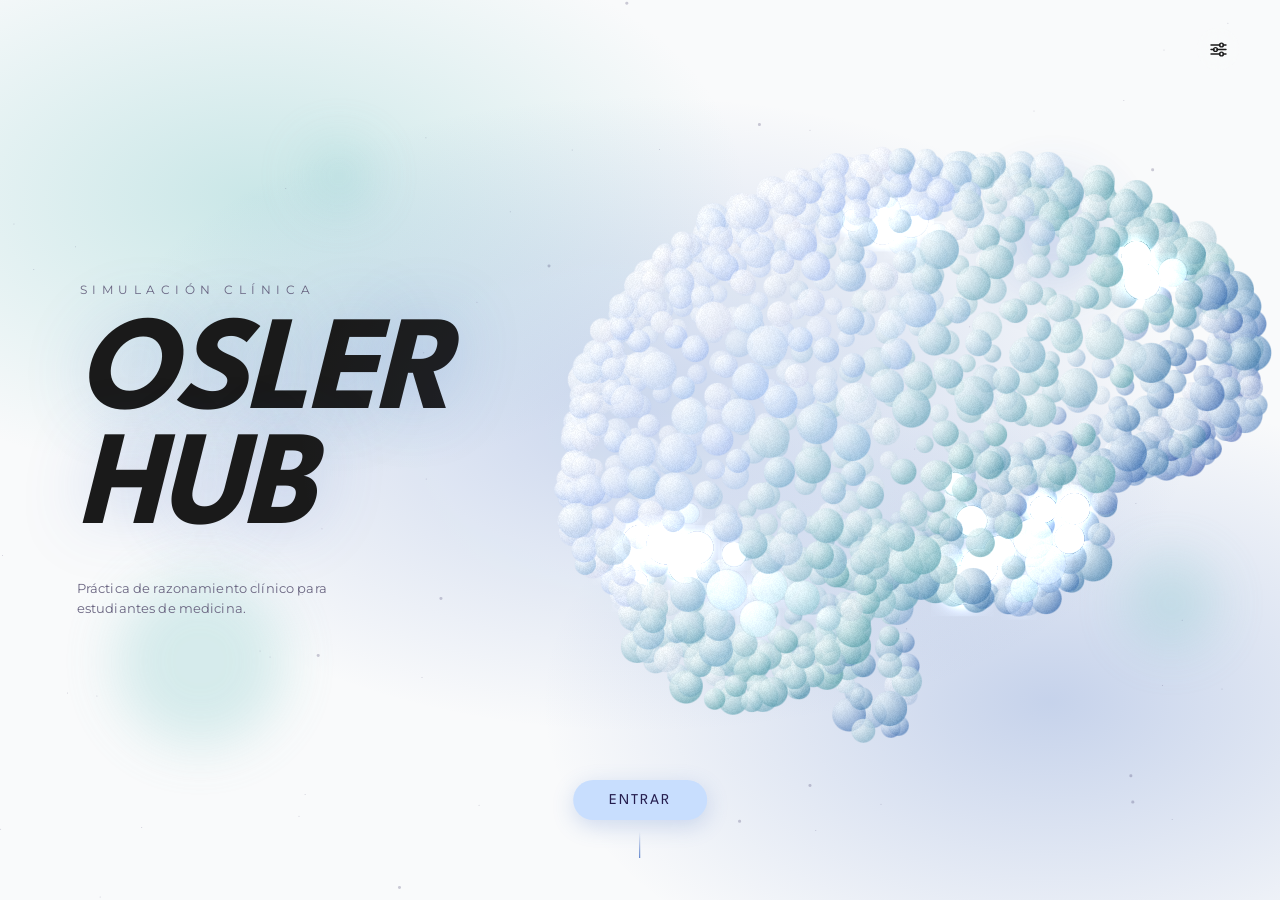
<file: index.html>
<!DOCTYPE html>
<html lang="es" data-theme="light">
<head>
<meta charset="utf-8">
<meta name="viewport" content="width=device-width, initial-scale=1, viewport-fit=cover">
<title>Taller</title>
<meta name="description" content="Taller — pieza interactiva continua.">
<link rel="stylesheet" href="taller.css">
<style>
/* ═══════════════════════════════════════════════════════════
   EL DECK — deliberadamente invisible.

   No hay barra, ni flechas, ni contador. La navegación vive
   DENTRO de las láminas: el corazón invita a entrar, el índice
   lleva a las secciones, cada libro abre su frente. Lo único que
   hace este archivo es sostener las láminas y coserlas: le pide
   a una que se vaya, espera a que termine su propia salida, y
   descubre la siguiente por debajo. Si el corte no se nota,
   está haciendo bien su trabajo.
   ═══════════════════════════════════════════════════════════ */

*{box-sizing:border-box}
html,body{height:100%}
body{
  margin:0;
  background:var(--papel);
  color:var(--tinta);
  font-family:var(--texto);
  overflow:hidden;
}

#escenario{position:fixed;inset:0;overflow:hidden;background:var(--papel)}

.lamina{
  position:absolute;inset:0;
  opacity:0;pointer-events:none;
  transition:opacity .5s ease;
}
.lamina.activa{opacity:1;pointer-events:auto;z-index:2}
.lamina iframe{
  position:absolute;inset:0;width:100%;height:100%;
  border:0;display:block;background:transparent;
}

/* El velo cubre el hueco entre que una lámina termina de irse y la
   otra está lista. Todas las láminas son claras, así que el velo es
   del mismo papel: en la práctica no se ve. */
#velo{
  position:fixed;inset:0;z-index:10;pointer-events:none;
  background:var(--papel);
  opacity:0;transition:opacity .34s ease;
}
#velo.puesto{opacity:1;pointer-events:auto}

#pulso{
  position:fixed;left:50%;top:50%;z-index:11;
  transform:translate(-50%,-50%);
  width:38px;height:38px;border-radius:50%;
  border:1.5px solid transparent;border-top-color:var(--aqua);
  opacity:0;transition:opacity .3s ease;
  animation:girar 1s linear infinite;
}
#velo.puesto.tarda ~ #pulso{opacity:1}
@keyframes girar{to{transform:translate(-50%,-50%) rotate(360deg)}}

@media (prefers-reduced-motion:reduce){
  .lamina,#velo{transition-duration:.001ms}
  #pulso{animation:none}
}
</style>
</head>
<body>

<div id="escenario"></div>
<div id="velo"></div>
<div id="pulso" aria-hidden="true"></div>

<script>
(() => {
"use strict";

/* ═══════════════════════════════════════════════════════════
   1 · EL MAPA
   No es una lista ordenada: es un grafo. `cerca` son las láminas
   que se precargan al llegar a esta, para que el salto siguiente
   no tenga que esperar a que nazca un iframe.
   ═══════════════════════════════════════════════════════════ */
const MAPA = {
  soma:       { src:"Slides/soma-hero.html",         cerca:["indice"] },
  // El guion, en orden: contexto, problema, investigacion, journey, timeline.
  // Cada una precarga la siguiente, que es el salto que de verdad se hace al
  // presentar; el indice queda siempre a un paso.
  contexto:     { src:"presentacion/contexto.html",     cerca:["problema"] },
  problema:     { src:"presentacion/problema.html",     cerca:["investigacion"] },
  // La investigación se cuenta en el estante: cada frente es una carpeta que
  // se abre. La lámina plana de antes queda en presentacion/investigacion.html,
  // fuera del recorrido.
  investigacion:{ src:"slides 2/index.html",            cerca:["journey"] },
  journey:      { src:"presentacion/journey.html",      cerca:["timeline"] },
  timeline:     { src:"presentacion/timeline.html",     cerca:["indice"] },
  // El índice ya carga sus secciones para previsualizarlas: precargarlas
  // otra vez aquí sería arrancar cada motor por duplicado.
  indice:     { src:"slides 2/page3.html",           cerca:[] },
  cinetica:   { src:"slides 2/page2.html",           cerca:["indice"] }
};
const INICIO = "soma";

/* Cuánto se le concede a una lámina para irse antes de seguir sin ella. */
const PACIENCIA = 2000;

/* ═══════════════════════════════════════════════════════════
   2 · MONTAJE
   ═══════════════════════════════════════════════════════════ */
const escenario = document.getElementById("escenario");
const velo = document.getElementById("velo");

const vivas = new Map();   // id -> { lam, marco, listo, esperandoCarga }

function montar(id){
  if (vivas.has(id)) return vivas.get(id);
  const def = MAPA[id];
  if (!def) return null;

  const lam = document.createElement("div");
  lam.className = "lamina";

  const marco = document.createElement("iframe");
  marco.title = id;
  marco.setAttribute("allow", "fullscreen; xr-spatial-tracking; accelerometer; gyroscope");
  marco.src = encodeURI(def.src);
  lam.appendChild(marco);
  escenario.appendChild(lam);

  const ficha = { id, lam, marco, listo:false, avisos:[] };
  marco.addEventListener("load", () => {
    ficha.listo = true;
    ficha.avisos.splice(0).forEach(f => f());
  });

  vivas.set(id, ficha);
  return ficha;
}

function cuandoCargue(ficha){
  if (ficha.listo) return Promise.resolve();
  return new Promise(res => {
    ficha.avisos.push(res);
    setTimeout(res, 6000);        // una lámina rota no bloquea el deck
  });
}

function precargar(id){
  const def = MAPA[id];
  if (!def || !def.cerca) return;
  const lanzar = () => def.cerca.forEach(montar);
  if ("requestIdleCallback" in window) requestIdleCallback(lanzar, { timeout:2500 });
  else setTimeout(lanzar, 1200);
}

/* ═══════════════════════════════════════════════════════════
   3 · MENSAJES
   El único canal con las láminas. postMessage funciona igual
   servido por http:// que abierto a doble clic, que es
   justamente lo que no conseguía el acceso directo al iframe.
   ═══════════════════════════════════════════════════════════ */
let vale = 0;
const salidasPendientes = new Map();

function quienEs(origen){
  for (const ficha of vivas.values()){
    if (ficha.marco.contentWindow === origen) return ficha;
  }
  return null;
}

function ordenar(ficha, orden, datos){
  if (!ficha) return;
  try { ficha.marco.contentWindow.postMessage(Object.assign({ taller:"orden", orden }, datos), "*"); }
  catch (_) {}
}

window.addEventListener("message", e => {
  const d = e.data;
  if (!d || typeof d !== "object" || !d.taller) return;
  const de = quienEs(e.source);

  if (d.taller === "ir"){
    ir(d.destino, { extra:d.extra, desde:de && de.id });

  } else if (d.taller === "volver"){
    volver();

  } else if (d.taller === "salida-lista"){
    const res = salidasPendientes.get(d.vale);
    if (res){ salidasPendientes.delete(d.vale); res(); }
  }
});

function pedirSalida(ficha, hacia){
  if (!ficha || !ficha.listo) return Promise.resolve();
  const v = ++vale;
  return new Promise(res => {
    let hecho = false;
    const fin = () => { if (!hecho){ hecho = true; res(); } };
    salidasPendientes.set(v, fin);
    ordenar(ficha, "salir", { hacia, vale:v });
    setTimeout(() => { salidasPendientes.delete(v); fin(); }, PACIENCIA);
  });
}

/* ═══════════════════════════════════════════════════════════
   4 · NAVEGACIÓN
   ═══════════════════════════════════════════════════════════ */
let actual = null;
let ocupado = false;
const pila = [];

async function ir(destino, opciones){
  opciones = opciones || {};
  if (ocupado || !MAPA[destino] || destino === actual) return;
  ocupado = true;

  const siguiente = montar(destino);
  const previa = actual ? vivas.get(actual) : null;

  // La lámina que se va y el iframe que nace corren a la vez: para
  // cuando termina la coreografía, la siguiente suele estar lista.
  const [ , ] = await Promise.all([
    pedirSalida(previa, destino),
    cuandoCargue(siguiente)
  ]);

  if (!siguiente.listo){
    velo.classList.add("puesto", "tarda");
    await cuandoCargue(siguiente);
  }

  siguiente.lam.classList.add("activa");
  if (previa) previa.lam.classList.remove("activa");
  velo.classList.remove("puesto", "tarda");

  const antes = actual;
  actual = destino;
  if (!opciones.retroceso && antes) pila.push(antes);
  if (location.hash.slice(1) !== destino) location.hash = destino;

  ordenar(siguiente, "entrar", {
    id: destino,
    desde: opciones.desde || antes || null,
    extra: opciones.extra || null
  });

  precargar(destino);
  ocupado = false;
}

function volver(){
  const previo = pila.pop();
  if (previo) ir(previo, { retroceso:true });
}

window.addEventListener("keydown", e => {
  if (e.key === "Escape" || e.key === "Backspace"){ volver(); e.preventDefault(); }
});

window.addEventListener("hashchange", () => {
  const id = location.hash.slice(1);
  if (MAPA[id] && id !== actual) ir(id);
});

/* ═══════════════════════════════════════════════════════════
   5 · ARRANQUE
   ═══════════════════════════════════════════════════════════ */
const pedido = location.hash.slice(1);
ir(MAPA[pedido] ? pedido : INICIO);
})();
</script>
</body>
</html>
</file>
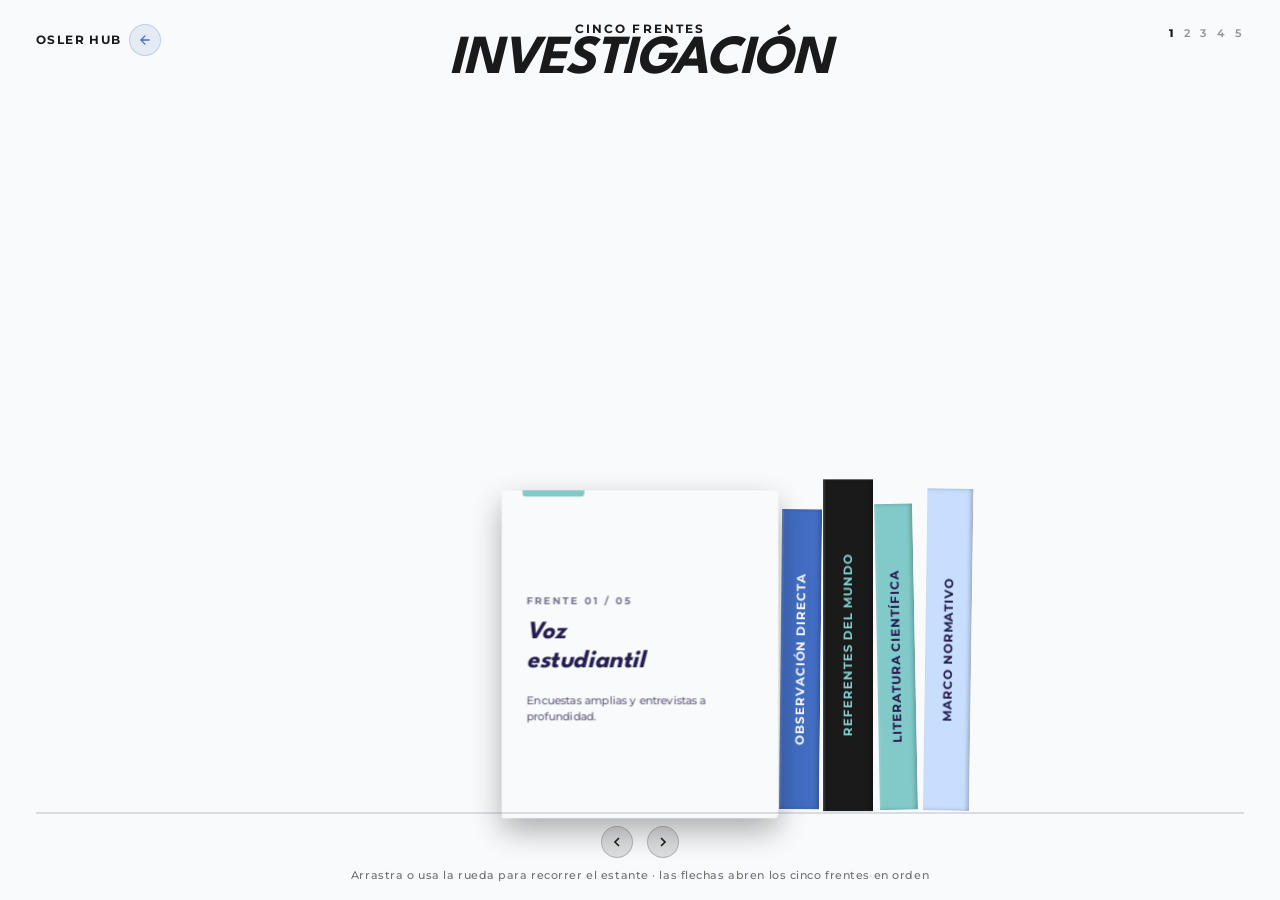
<file: slides 2/index.html>
<!DOCTYPE html>
<html lang="en">
<head>
  <meta charset="UTF-8">
  <meta name="viewport" content="width=device-width, initial-scale=1.0">
  <title>La investigación — Osler Hub</title>
  <meta name="description" content="Los cinco frentes desde los que entendimos el problema.">
  
  <!-- Google Fonts for authentic editorial typography -->
  <link rel="preconnect" href="https://fonts.googleapis.com">
  <link rel="preconnect" href="https://fonts.gstatic.com" crossorigin>
  <link href="https://fonts.googleapis.com/css2?family=Montserrat:ital,wght@0,300..900;1,300..900&family=League+Spartan:ital,wght@0,100..900;1,100..900&display=swap" rel="stylesheet">
  
  <link rel="stylesheet" href="styles.css">
  <!-- La paleta y las letras del taller, despues de la hoja propia -->
  <link rel="stylesheet" href="../taller.css">
  <script src="../enlace.js"></script>
<script src="../gestos.js"></script>
  <script>try{if(window.parent!==window&&!/[?&]previa=1/.test(location.search))document.documentElement.className+=" con-telon";}catch(e){}</script>

  <style>
    /* ── Costura con el deck ────────────────────────────────── */
    #telon{
      position:fixed;inset:0;z-index:999;background:var(--papel);
      pointer-events:none;opacity:0;
      transition:opacity .6s cubic-bezier(.16,1,.3,1);
    }
    html.con-telon #telon{opacity:1}

    html.entrando .editorial-header,
    html.entrando .editorial-footer{animation:asomarBloque .8s cubic-bezier(.16,1,.3,1) both}
    html.entrando .editorial-header{animation-delay:.12s}
    html.entrando .editorial-footer{animation-delay:.26s}
    html.entrando .shelf-viewport{animation:asomarEstante .95s cubic-bezier(.16,1,.3,1) .06s both}
    @keyframes asomarBloque{from{opacity:0;transform:translateY(26px)}to{opacity:1;transform:none}}
    @keyframes asomarEstante{from{opacity:0;transform:translateY(46px) scale(.97)}to{opacity:1;transform:none}}

    /* Salida hacia el caso: el estante se retira y en su sitio queda el
       expediente abriéndose, y en su sitio queda la carpeta.

       Los tiempos van atados a los del motor —340 ms para recoger— para que
       el estante acabe de volver justo cuando la carpeta aterriza. Si vuelve
       antes, parpadea; si vuelve después, la apertura siguiente lo pilla a
       medio camino. */
    html.abriendo .editorial-header,
    html.abriendo .editorial-footer,
    html.abriendo .shelf-ground-line{
      opacity:0;transform:translateY(18px);
      transition:opacity .3s ease,transform .34s ease;
    }
    /* El estante se apaga entero, y se apaga AQUÍ y no libro a libro.
       `.book-slot` es `transform-style:preserve-3d`, y una opacidad menor que
       uno sobre un elemento preserve-3d aplana su subárbol: la portada pierde
       de golpe el `translateZ` que la saca hacia el espectador y todos los
       libros encogen un 3,45% en un solo cuadro, justo al empezar la apertura.
       Ese era el tirón. `.carousel-stage` no es preserve-3d —solo sostiene la
       perspectiva—, así que apagarla no aplana nada. */
    html.abriendo .carousel-stage{
      opacity:0;
      transition:opacity .3s ease;
    }
    /* El que se abre desaparece en el acto: el expediente ya esta montado
       justo encima y si se desvaneciera se verian los dos a la vez. Con
       visibility y no con opacity, por lo mismo de arriba. */
    html.abriendo .book-slot.se-abre{visibility:hidden}

    /* -- El expediente que se abre --------------------------------
       Una carpeta a tamaño real montada encima del estante, justo sobre
       el libro que se ha tocado: crece hasta la pantalla mientras la tapa
       gira sobre su lomo y deja ver la hoja de dentro. */
    .expediente{
      position:fixed;inset:0;z-index:900;
      pointer-events:none;opacity:0;perspective:1900px;
    }
    .expediente.abierto{opacity:1}
    /* Al cierre la carpeta abierta no vuelve al estante: se va por abajo con
       la lámina entera, en el mismo gesto, y queda la frase. La transición va
       en el estado de destino a propósito: entrar al cierre se anima, salir
       de él se resuelve en seco. */
    html.cierre .expediente.abierto{
      opacity:0;transform:translateY(46px) scale(.972);
      transition:opacity .46s ease,transform .62s cubic-bezier(.55,0,.85,.45);
    }

    .exp-caja{
      position:absolute;left:0;top:0;
      transform-origin:0 0;transform-style:preserve-3d;
      will-change:transform,width,height;
    }
    .exp-hoja,.exp-tapa{position:absolute;inset:0;overflow:hidden;border-radius:1px 3px 3px 1px}
    .exp-hoja{
      background:var(--papel);
      box-shadow:0 40px 90px hsla(250,45%,12%,.34),0 1px 0 var(--linea);
    }
    /* La tapa gira sobre el lomo, como una carpeta de verdad. Pasados los
       90 grados la cara de atrás no existe: por eso desaparece en vez de
       enseñar el texto del revés. */
    .exp-tapa{
      transform-origin:left center;
      backface-visibility:hidden;
      box-shadow:14px 0 44px hsla(250,45%,12%,.28);
    }

    /* El texto no se estira con la caja: vive en un bloque de medidas fijas,
       centrado, y solo se escala. El papel de detrás es el que cambia de
       forma, y el papel no tiene forma. */
    .tapa-texto{
      position:absolute;left:50%;top:50%;
      width:300px;height:420px;transform-origin:center center;
    }
    .tapa-texto .cover-folder{width:100%;height:100%;padding:34px 26px 26px}

    /* Antes el texto iba arriba porque detras venia el caso clinico y el
       corte se notaba. Ya no hay nada detras: la hoja ES el destino, y con
       solo un nombre y una linea, arriba se leia como una pagina a medias.
       Centrado se lee como lo que es. */
    .hoja-texto{
      position:absolute;left:50%;top:50%;
      width:900px;height:560px;transform-origin:center center;
      display:flex;flex-direction:column;justify-content:center;gap:14px;
      padding:0 70px;color:var(--tinta);
      font-family:var(--texto);
    }
    /* La regla no encabeza la hoja: la parte. Arriba lo que se dice —el
       nombre del frente y su línea—, abajo lo que se enseña. Sin membrete:
       en qué sección estamos ya lo dice el estante del que venimos. */
    .hoja-regla{height:2px;background:var(--indigo);opacity:.85;margin:26px 0 0}
    .hoja-titulo{
      font-family:var(--titulo);
      font-size:2.9rem;line-height:1.04;font-weight:500;margin:0;
    }
    /* Solo el nombre del frente y la línea que lo resume. Nada más: lo que
       se cuenta lo pone quien habla, la lámina es apoyo. */
    .hoja-cuerpo{
      margin:16px 0 0;max-width:34ch;
      font-size:1.02rem;line-height:1.55;letter-spacing:.005em;
      color:var(--apagado);
    }

    /* -- Las dos láminas de cada frente ----------------------------
       Van debajo del texto y no al lado: el nombre del frente es lo que se
       lee primero y las imágenes son la prueba, no el titular. Dos placas
       del mismo alto, con su filete y su sombra corta, como las láminas
       grapadas dentro de un expediente. Los cinco pares están montados a la
       vez y solo cambia cuál se enseña: así no hay una carga a mitad de la
       apertura, que es cuando más se notaría. */
    .hoja-laminas{margin:0}
    .hoja-laminas .par{display:grid;grid-template-columns:1fr 1fr;gap:20px}
    /* `hidden` no puede con `display:grid`, hay que decírselo aparte */
    .hoja-laminas .par[hidden]{display:none}
    .hoja-laminas figure{
      margin:0;height:250px;overflow:hidden;border-radius:3px;
      background:var(--papel);
      box-shadow:0 0 0 1px var(--linea),0 10px 26px hsla(250,45%,12%,.13);
    }
    .hoja-laminas img{
      display:block;width:100%;height:100%;
      object-fit:cover;object-position:var(--pos,50% 50%);
    }
    /* Los diagramas densos no se recortan: quitarles una fila los deja
       ilegibles y con cara de error. Esos caben enteros sobre el papel. */
    .hoja-laminas figure.entera{padding:10px}
    .hoja-laminas figure.entera img{object-fit:contain}

    /* Salida lateral, hacia cualquier otra sección */
    html.saliendo #telon{opacity:1;transition-duration:.46s}
    html.saliendo .editorial-stage{
      opacity:0;transform:translateY(-22px);
      transition:opacity .4s ease,transform .5s cubic-bezier(.6,0,.9,.4);
    }

    /* Cualquier expediente se ofrece a abrirse */
    .book-slot{cursor:pointer}

    /* -- El cierre --------------------------------------------------
       Recorridos los cinco frentes, el estante se va por abajo y la frase
       se queda sola con la lámina entera. Es la conclusión, y en la
       conclusión no hay nada más que mirar. */
    html.cierre .editorial-stage{
      opacity:0;transform:translateY(52px) scale(.955);
      pointer-events:none;
      transition:opacity .5s ease,transform .78s cubic-bezier(.55,0,.85,.45);
    }
    .cierre-frase{
      position:fixed;inset:0;z-index:940;
      display:grid;place-items:center;
      padding:clamp(28px,6vw,96px);
      pointer-events:none;opacity:0;
      transition:opacity .55s ease .28s;
    }
    html.cierre .cierre-frase{opacity:1}
    .cierre-frase p{
      margin:0;max-width:24ch;text-align:center;
      font-family:var(--titulo);
      font-size:clamp(23px,3.05vw,45px);
      line-height:1.16;letter-spacing:-.012em;
      color:var(--tinta);
      transform:translateY(20px);
      transition:transform .85s cubic-bezier(.16,1,.3,1) .24s;
    }
    html.cierre .cierre-frase p{transform:none}
    .cierre-frase em{color:var(--indigo)}

    @media (prefers-reduced-motion:reduce){
      html.entrando .editorial-header,html.entrando .editorial-footer,
      html.entrando .shelf-viewport{animation:none}
      .exp-caja,.exp-tapa{transition:none}
    }
  </style>
</head>
<body>

<div id="telon" aria-hidden="true"></div>

  <div class="editorial-stage">
    
    <!-- Top Header matching the authentic screenshot -->
    <header class="editorial-header">
      <div class="header-col col-left" style="display:flex;align-items:center;gap:8px;">
        <span class="brand-tag">OSLER HUB</span>
        <a href="page3.html" data-seccion="indice" aria-label="Volver al índice" style="width:32px;height:32px;border-radius:50%;background:hsla(220,51%,51%,.10);border:1px solid hsla(220,51%,51%,.24);display:inline-grid;place-items:center;color:#426DC2;text-decoration:none;">
          <svg width="14" height="14" viewBox="0 0 24 24" fill="none" stroke="currentColor" stroke-width="2.2" stroke-linecap="round" stroke-linejoin="round"><path d="M19 12H5M12 19l-7-7 7-7"/></svg>
        </a>
      </div>
      
      <div class="header-col col-center">
        <span class="chapter-label">CINCO FRENTES</span>
        <h1 class="releases-title">
          <span>INVESTIGACIÓN</span>
        </h1>
      </div>
      
      <div class="header-col col-right">
        <div class="chapter-nav">
          <span class="page-num active" data-idx="0">1</span>
          <span class="page-num" data-idx="1">2</span>
          <span class="page-num" data-idx="2">3</span>
          <span class="page-num" data-idx="3">4</span>
          <span class="page-num" data-idx="4">5</span>
        </div>
      </div>
    </header>

    <!-- Main Bookshelf Stage -->
    <main class="carousel-stage" id="carouselStage">
      
      <div class="shelf-viewport" id="shelfViewport">
        <div class="shelf-track" id="shelfTrack">
          <!-- Dynamic books with organic variations & smooth cover expansion -->
        </div>
      </div>

      <!-- Shelf Base Line -->
      <div class="shelf-ground-line"></div>
      
    </main>

    <!-- Subtle Navigation Controls -->
    <footer class="editorial-footer">
      <div class="nav-controls">
        <button id="prevBtn" class="shelf-nav-btn" aria-label="Anterior">
          <svg width="16" height="16" viewBox="0 0 24 24" fill="none" stroke="currentColor" stroke-width="2.5">
            <polyline points="15 18 9 12 15 6"></polyline>
          </svg>
        </button>

        <button id="nextBtn" class="shelf-nav-btn" aria-label="Siguiente">
          <svg width="16" height="16" viewBox="0 0 24 24" fill="none" stroke="currentColor" stroke-width="2.5">
            <polyline points="9 18 15 12 9 6"></polyline>
          </svg>
        </button>
      </div>

      <div class="interaction-hint">
        <span>Arrastra o usa la rueda para recorrer el estante · las flechas abren los cinco frentes en orden</span>
      </div>
    </footer>

  </div>

  <!-- El expediente que se abre: vacío hasta que se toca un libro -->
  <div class="expediente" id="expediente" aria-hidden="true">
    <div class="exp-caja" id="expCaja">
      <div class="exp-hoja" id="expHoja">
        <div class="hoja-texto">
          <h2 class="hoja-titulo" id="hojaTitulo">&mdash;</h2>
          <p class="hoja-cuerpo" id="hojaCuerpo">&mdash;</p>
          <div class="hoja-regla"></div>
          <!-- Los cinco pares de imágenes se montan aquí una sola vez -->
          <div class="hoja-laminas" id="hojaLaminas"></div>
        </div>
      </div>
      <div class="exp-tapa" id="expTapa">
        <div class="tapa-texto"></div>
      </div>
    </div>
  </div>

  <!-- Pasados los cinco frentes, el estante se retira y queda esto -->
  <div class="cierre-frase" id="cierreFrase" aria-hidden="true">
    <p>
      El problema no es que a los estudiantes les falte conocimiento. Es que el
      proceso por el cual llegan a una respuesta es <em>invisible y automático</em>,
      y por lo tanto no se puede corregir.
    </p>
  </div>

  <script src="script.js"></script>

  <script>
  /* ── Costura con el deck ────────────────────────────────── */
  (function(){
    var raiz = document.documentElement;

    document.querySelectorAll("a[data-seccion]").forEach(function(a){
      a.addEventListener("click", function(e){
        if (!(window.Taller && Taller.dentroDelDeck)) return;
        e.preventDefault();
        Taller.ir(a.dataset.seccion);
      });
    });

    if (!window.Taller) return;

    Taller.alEntrar(function(){
      raiz.classList.remove("saliendo", "abriendo", "cierre");
      // el estante vuelve a estar entero al volver de otra sección
      if (window.estante) window.estante.cerrarExpediente();
      raiz.classList.add("entrando");
      /* El recorrido va con las flechas, y dentro del deck el teclado escribe
         donde está el foco: si no se lo lleva la lámina, no llega nada. */
      try { window.focus(); } catch (err) {}
      Taller.trasPintar(function(){ raiz.classList.remove("con-telon"); });
      setTimeout(function(){ raiz.classList.remove("entrando"); }, 1300);
    });

    Taller.alSalir(function(){
      raiz.classList.remove("entrando");
      raiz.classList.add("saliendo", "con-telon");
      return new Promise(function(listo){ setTimeout(listo, 480); });
    });
  })();
  </script>
</body>
</html>
</file>
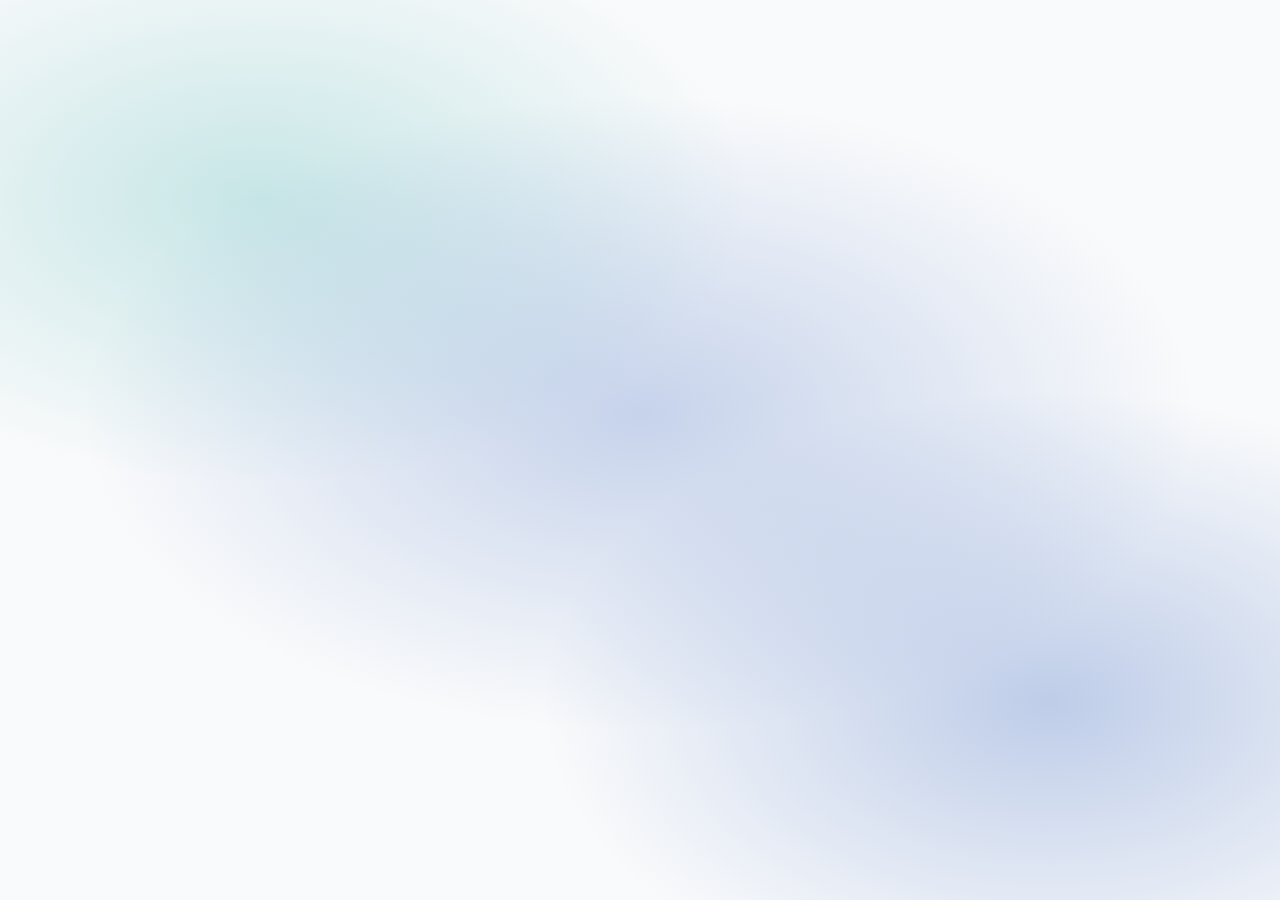
<file: fondo_solo.html>
<!DOCTYPE html>
<html lang="es">
<head>
<meta charset="UTF-8">
<meta name="viewport" content="width=device-width, initial-scale=1.0">
<title>Fondo Blur Osler Hub</title>
<style>
  :root {
    --papel: #F9FAFB;
    --brillo-aqua: rgba(130, 202, 202, 0.42);
    --brillo-azul: rgba(66, 109, 194, 0.32);
    --halo-central: rgba(66, 109, 194, 0.28);
  }

  html, body {
    margin: 0;
    padding: 0;
    width: 100vw;
    height: 100vh;
    overflow: hidden;
    background: var(--papel);
  }

  .fondo-blur {
    width: 100%;
    height: 100%;
    position: absolute;
    inset: 0;
    background:
      radial-gradient(64% 52% at 50% 46%, var(--halo-central) 0%, transparent 68%),
      radial-gradient(58% 48% at 20% 22%, var(--brillo-aqua) 0%, transparent 66%),
      radial-gradient(62% 54% at 82% 78%, var(--brillo-azul) 0%, transparent 64%),
      var(--papel);
  }
</style>
</head>
<body>
  <div class="fondo-blur"></div>
</body>
</html>
</file>
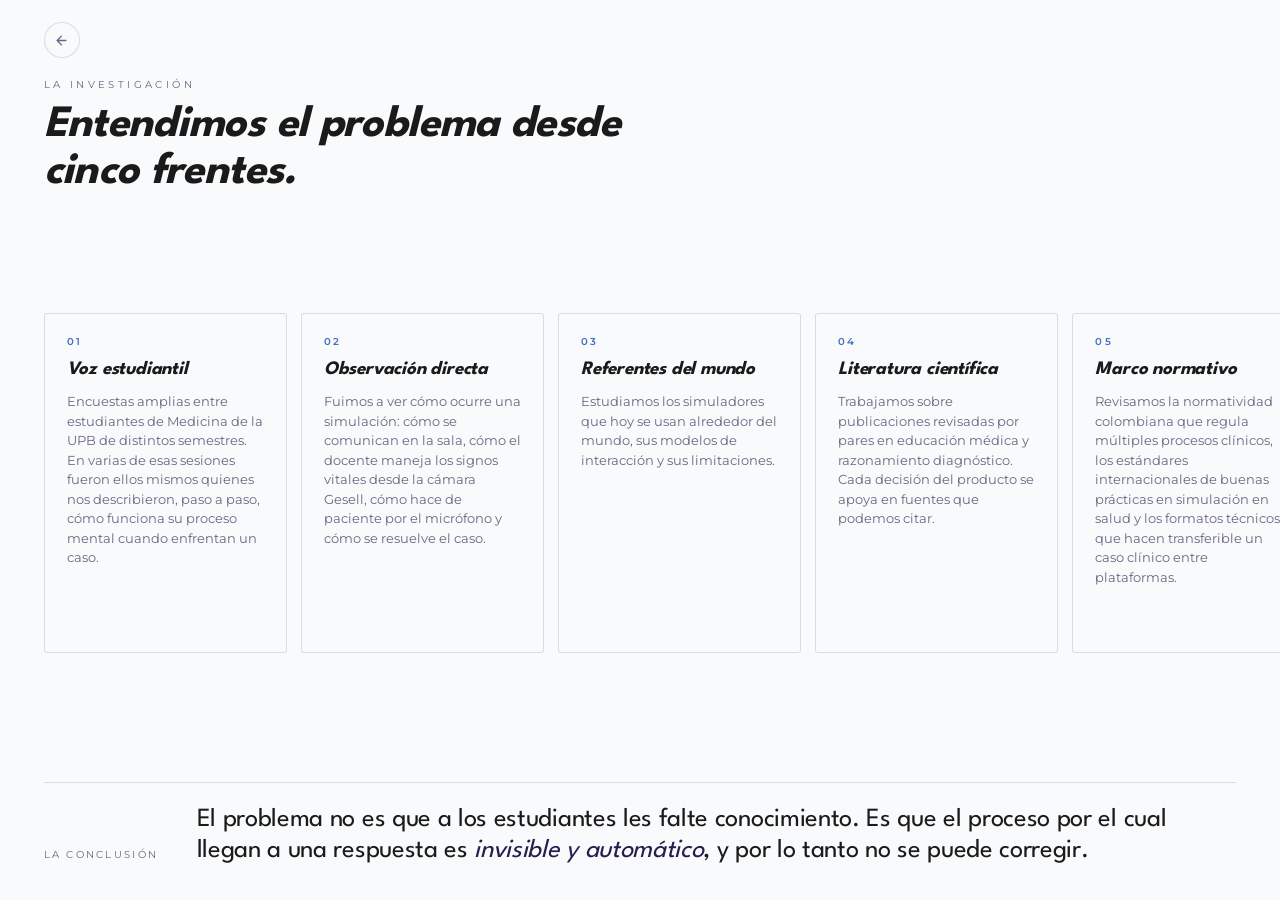
<file: presentacion/investigacion.html>
<!DOCTYPE html>
<html lang="es">
<head>
<meta charset="UTF-8">
<meta name="viewport" content="width=device-width, initial-scale=1.0">
<title>La investigación — Osler Hub</title>
<script>document.documentElement.setAttribute("data-theme","light");</script>
<link rel="preconnect" href="https://fonts.googleapis.com">
<link rel="preconnect" href="https://fonts.gstatic.com" crossorigin>
<link rel="stylesheet" href="../taller.css">
<link rel="stylesheet" href="lamina.css">
<script src="../enlace.js"></script>
<script>try{if(window.parent!==window&&!/[?&]previa=1/.test(location.search))document.documentElement.className+=" con-telon";}catch(e){}</script>

<style>
  /* Esta lámina no se parte en dos: las evidencias corren a lo ancho. */
  .lamina.entera{
    grid-template-rows:auto 1fr auto;
    align-content:center;
    gap:clamp(18px,2.4vw,34px);
    padding-bottom:34px;
  }
  .cabeza{display:flex;flex-direction:column;gap:12px;max-width:62ch}

  /* ── la tira de evidencias ────────────────────────────────
     Las tarjetas sobresalen por la derecha a propósito: es la señal de
     que la tira sigue y se puede arrastrar. */
  .tira{
    position:relative;
    display:flex;gap:14px;
    overflow-x:auto;overflow-y:hidden;
    padding:6px 54px 18px 0;
    margin-right:calc(-1 * clamp(24px,3.4vw,54px));
    scrollbar-width:none;
    cursor:grab;
    scroll-snap-type:x proximity;
  }
  .tira::-webkit-scrollbar{display:none}
  .tira.arrastrando{cursor:grabbing;scroll-snap-type:none}

  .pilar{
    flex:0 0 clamp(210px,19vw,268px);
    scroll-snap-align:start;
    display:flex;flex-direction:column;gap:12px;
    padding:22px 22px 20px;
    border:1px solid var(--linea);
    border-radius:3px;
    background:var(--papel);
    transition:transform .34s cubic-bezier(.16,1,.3,1),
               opacity .3s ease,border-color .3s ease,box-shadow .34s ease;
  }
  .pilar .num{
    font-size:9.5px;letter-spacing:.24em;color:var(--azul);font-weight:600;
  }
  .pilar h2{
    margin:0;
    font-family:var(--titulo);font-weight:400;
    font-size:19px;line-height:1.12;letter-spacing:-.01em;
    color:var(--tinta);
  }
  .pilar p{
    margin:0;font-size:12.5px;line-height:1.56;color:var(--apagado);
  }
  /* El aval aparece solo cuando la tarjeta se mira: es el detalle que
     respalda la evidencia, no el titular. */
  .pilar .aval{
    margin-top:auto;
    display:flex;align-items:center;gap:7px;
    font-size:9.5px;letter-spacing:.16em;text-transform:uppercase;
    color:var(--indigo);
    opacity:0;transform:translateY(6px);
    transition:opacity .3s ease,transform .3s cubic-bezier(.16,1,.3,1);
  }
  .pilar .aval::before{
    content:"";width:14px;height:1px;background:var(--indigo);flex:none;
  }

  .tira:hover .pilar{opacity:.55}
  .tira .pilar:hover{
    opacity:1;transform:translateY(-4px) scale(1.04);
    border-color:var(--azul);
    box-shadow:0 18px 40px var(--sombra);
  }
  .tira .pilar:hover .aval{opacity:1;transform:none}
  .tira.arrastrando .pilar:hover{transform:none;box-shadow:none}

  /* ── la conclusión ────────────────────────────────────────── */
  .conclusion{
    border-top:1px solid var(--linea);
    padding-top:clamp(14px,1.8vw,22px);
    display:flex;align-items:flex-end;gap:clamp(20px,3vw,48px);
    flex-wrap:wrap;
  }
  .conclusion .marca-paso{
    font-size:9.5px;letter-spacing:.24em;text-transform:uppercase;
    color:var(--apagado);white-space:nowrap;padding-bottom:6px;
  }
  .conclusion p{
    margin:0;flex:1 1 420px;
    font-family:var(--titulo);font-weight:400;
    font-variation-settings:'opsz' 120,'SOFT' 0,'WONK' 0;
    font-size:clamp(19px,2.05vw,30px);
    line-height:1.16;letter-spacing:-.012em;
    color:var(--tinta);
  }
  .conclusion em{font-style:italic;color:var(--indigo)}
</style>
</head>
<body data-seccion="investigacion">

<div id="telon" aria-hidden="true"></div>

<a class="volver" href="../slides 2/page3.html" data-seccion="indice" aria-label="Volver al índice">
  <svg width="15" height="15" viewBox="0 0 24 24" fill="none" stroke="currentColor" stroke-width="2.2" stroke-linecap="round" stroke-linejoin="round" aria-hidden="true"><path d="M19 12H5M12 19l-7-7 7-7"/></svg>
</a>

<main class="lamina entera">
  <div class="cabeza columna" style="max-width:62ch">
    <p class="rotulo">La investigación</p>
    <h1 class="punch">Entendimos el problema desde cinco frentes.</h1>
  </div>

  <div class="tira" id="tira"></div>

  <div class="conclusion">
    <span class="marca-paso">La conclusión</span>
    <p>
      El problema no es que a los estudiantes les falte conocimiento. Es que el proceso
      por el cual llegan a una respuesta es <em>invisible y automático</em>, y por lo
      tanto no se puede corregir.
    </p>
  </div>
</main>

<script src="costura.js"></script>
<script>
(function(){
  "use strict";

  var PILARES = [
    {
      titulo:"Voz estudiantil",
      texto:"Encuestas amplias entre estudiantes de Medicina de la UPB de distintos " +
            "semestres. En varias de esas sesiones fueron ellos mismos quienes nos " +
            "describieron, paso a paso, cómo funciona su proceso mental cuando " +
            "enfrentan un caso.",
      aval:"Encuestas y entrevistas a profundidad"
    },
    {
      titulo:"Observación directa",
      texto:"Fuimos a ver cómo ocurre una simulación: cómo se comunican en la sala, " +
            "cómo el docente maneja los signos vitales desde la cámara Gesell, cómo " +
            "hace de paciente por el micrófono y cómo se resuelve el caso.",
      aval:"Trabajo de campo en la clínica"
    },
    {
      titulo:"Referentes del mundo",
      texto:"Estudiamos los simuladores que hoy se usan alrededor del mundo, sus " +
            "modelos de interacción y sus limitaciones.",
      aval:"Análisis comparado de producto"
    },
    {
      titulo:"Literatura científica",
      texto:"Trabajamos sobre publicaciones revisadas por pares en educación médica y " +
            "razonamiento diagnóstico. Cada decisión del producto se apoya en fuentes " +
            "que podemos citar.",
      aval:"Publicaciones revisadas por pares"
    },
    {
      titulo:"Marco normativo",
      texto:"Revisamos la normatividad colombiana que regula múltiples procesos " +
            "clínicos, los estándares internacionales de buenas prácticas en simulación " +
            "en salud y los formatos técnicos que hacen transferible un caso clínico " +
            "entre plataformas.",
      aval:"Norma colombiana y estándar internacional"
    }
  ];

  var tira = document.getElementById("tira");

  PILARES.forEach(function(p, i){
    var c = document.createElement("article");
    c.className = "pilar";
    c.innerHTML =
      '<span class="num">' + String(i+1).padStart(2,"0") + '</span>' +
      '<h2>' + p.titulo + '</h2>' +
      '<p>' + p.texto + '</p>' +
      '<span class="aval">' + p.aval + '</span>';
    tira.appendChild(c);
  });

  /* Arrastre con el puntero, además de la rueda. La tira ya scrollea sola con
     trackpad; esto es para el que la agarra con el mouse. */
  var agarrado = false, x0 = 0, s0 = 0, movido = 0;

  tira.addEventListener("pointerdown", function(e){
    agarrado = true; movido = 0;
    x0 = e.clientX; s0 = tira.scrollLeft;
    tira.setPointerCapture(e.pointerId);
    tira.classList.add("arrastrando");
  });
  tira.addEventListener("pointermove", function(e){
    if (!agarrado) return;
    var d = e.clientX - x0;
    movido = Math.max(movido, Math.abs(d));
    tira.scrollLeft = s0 - d;
  });
  function soltar(e){
    if (!agarrado) return;
    agarrado = false;
    try { tira.releasePointerCapture(e.pointerId); } catch(err){}
    tira.classList.remove("arrastrando");
  }
  tira.addEventListener("pointerup", soltar);
  tira.addEventListener("pointercancel", soltar);

  /* La rueda vertical mueve la tira a lo ancho: es lo que espera cualquiera
     que llegue con un mouse de rueda y no con un trackpad. */
  tira.addEventListener("wheel", function(e){
    if (Math.abs(e.deltaY) <= Math.abs(e.deltaX)) return;
    tira.scrollLeft += e.deltaY;
    e.preventDefault();
  }, { passive:false });
})();
</script>
</body>
</html>
</file>
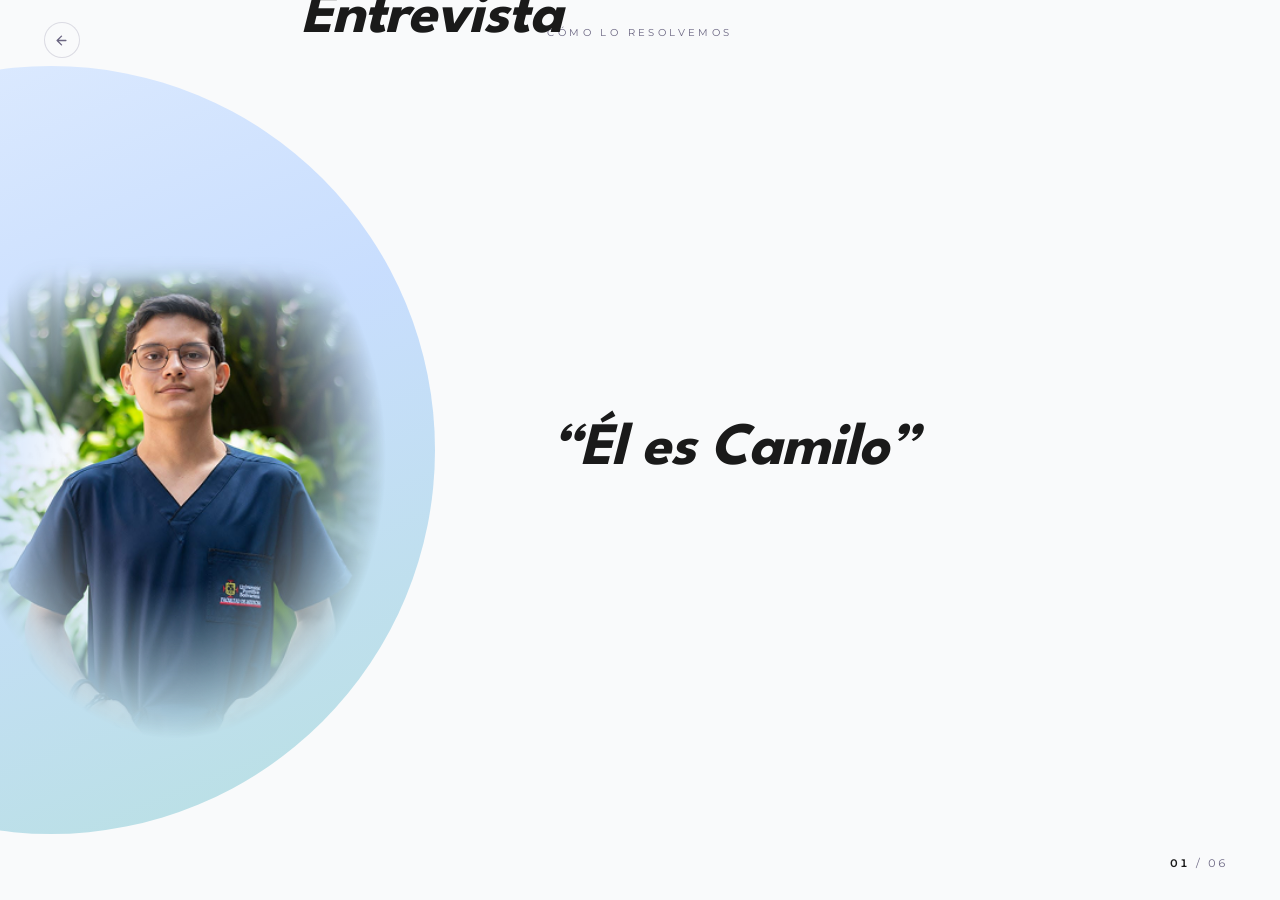
<file: presentacion/journey.html>
<!DOCTYPE html>
<html lang="es">
<head>
<meta charset="UTF-8">
<meta name="viewport" content="width=device-width, initial-scale=1.0">
<title>Cómo lo resolvemos — Osler Hub</title>
<script>document.documentElement.setAttribute("data-theme","light");</script>
<link rel="preconnect" href="https://fonts.googleapis.com">
<link rel="preconnect" href="https://fonts.gstatic.com" crossorigin>
<link rel="stylesheet" href="../taller.css">
<link rel="stylesheet" href="lamina.css">
<script src="../enlace.js"></script>
<script src="../gestos.js"></script>
<script>try{if(window.parent!==window&&!/[?&]previa=1/.test(location.search))document.documentElement.className+=" con-telon";}catch(e){}</script>

<style>
  /* ═══════════════════════════════════════════════════════════
     El journey de Camilo.

     Un disco enorme anclado al borde izquierdo, cortado por la
     pantalla, y una rueda de seis palabras montada sobre su mismo
     centro. La palabra que manda siempre está en el medio, a la
     derecha del disco. Al pasar de etapa la rueda entera gira 60°:
     la que estaba se va bajando por el borde del círculo hasta
     salirse por abajo, y la siguiente entra desde arriba y se planta
     en el medio. Las otras cuatro están al otro lado del disco, fuera
     de cuadro.

     Nada de tarjetas: lo que se cuenta lo pone quien habla.
     ═══════════════════════════════════════════════════════════ */

  .lamina.entera{
    position:relative;
    display:block;
    padding:0;
    overflow:hidden;      /* el disco se sale por la izquierda a propósito */
  }

  /* ── el eje ────────────────────────────────────────────────
     Un punto sin tamaño pegado al borde izquierdo. Todo —el disco y
     la rueda— cuelga de aquí, así que los dos comparten centro por
     construcción y no por cuadrar números a mano. */
  .ruedo{
    --R:  min(58vh, 30vw);                        /* radio del disco */
    --Rw: calc(var(--R) + clamp(48px, 9vw, 150px));  /* radio de la rueda */
    position:absolute;
    left:4%; top:50%;
    width:0; height:0;
  }

  /* ── el disco ─────────────────────────────────────────────
     Cinco de las seis fotos son recortes sin fondo, así que el color
     lo pone el disco. Las seis viven apiladas y solo cambia cuál se
     ve: pasar de etapa es un fundido, no una carga. */
  .disco{
    position:absolute; left:0; top:0;
    width:calc(var(--R) * 2); height:calc(var(--R) * 2);
    margin:calc(var(--R) * -1) 0 0 calc(var(--R) * -1);
    border-radius:50%;
    overflow:hidden;
    background:linear-gradient(158deg,
      hsl(216,96%,94%) 0%,
      var(--cielo) 46%,
      hsl(180,40%,80%) 100%);
  }

  /* El encuadre va foto a foto y no con una regla común, porque las seis
     están tomadas a distancias distintas: en una Camilo sale de cuerpo
     entero y en otra es un primer plano. Medí en cada archivo el ancho de
     la cabeza y dónde empieza, y de ahí salen `--h` (altura a la que se
     dibuja) y `--x` / `--y` (dónde cae). Con esos números las seis cabezas
     miden lo mismo en pantalla y todas arrancan a la misma altura: la
     figura no da saltos de tamaño al pasar de etapa.
     Todo en % del disco, así aguanta cualquier tamaño de ventana. */
  .foto{position:absolute; inset:0}
  .capa{
    position:absolute;
    left:var(--x); top:var(--y); height:var(--h);
    overflow:hidden;
    opacity:0;
    transform:translateY(14px);
    transition:opacity .6s ease, transform .9s cubic-bezier(.16,1,.3,1);
  }
  .capa.activa{opacity:1;transform:none}
  .capa img{display:block; height:100%; width:auto}

  /* Los recortes están cortados por el lienzo allí donde el brazo, la mesa o
     el portátil se salían de la foto, y ese canto recto sobre el disco se lee
     como una losa flotando. Dos máscaras cruzadas —una horizontal y otra
     vertical— disuelven cada borde en el color; solo sobrevive lo que las dos
     dejan pasar. Los lados van a cero por defecto: la mayoría solo necesita
     el de abajo, y a los que además tocan un costado se les da `--lx`/`--rx`. */
  .capa img{
    -webkit-mask-image:
      linear-gradient(to right, transparent 0, #000 var(--lx,0%),
                                #000 calc(100% - var(--rx,0%)), transparent 100%),
      linear-gradient(to bottom, #000 var(--m0,82%), transparent var(--m1,100%));
    mask-image:
      linear-gradient(to right, transparent 0, #000 var(--lx,0%),
                                #000 calc(100% - var(--rx,0%)), transparent 100%),
      linear-gradient(to bottom, #000 var(--m0,82%), transparent var(--m1,100%));
    -webkit-mask-composite:source-in;
            mask-composite:intersect;
  }

  /* La primera es la única con fondo de verdad —un jardín— y de cuerpo
     entero. Se recorta a busto para que su cabeza mida lo que las otras, y
     en vez de enmarcarla se le pasa un velo elíptico: el jardín se disuelve
     en el color del disco y deja de leerse como una foto pegada encima.

     El velo solo, sin embargo, no cerraba por arriba: la elipse desborda el
     lienzo por la coronilla, así que el canto superior de la foto llegaba
     al disco con un tercio de tinta todavía puesta y se leía como una raya
     recta sobre el jardín. Va cruzado con un desvanecido de arriba que sí
     toca cero justo donde acaba el lienzo, y la elipse sube un poco para
     devolverle a la cabeza la opacidad que el cruce le quita.

     Ese desvanecido no es una rampa recta. Una recta sale de cero con
     pendiente entera, y ese quiebre se ve: no como un canto, pero sí como
     el renglón donde empieza a aparecer el jardín. Los tramos de abajo
     dibujan una ese —arranca plana, gana en el medio y se asienta— para que
     no haya ningún punto en el que la foto «empiece». */
  .capa.busto{
    width:var(--w); overflow:visible;
    --velo-arriba:
      transparent 0,
      rgba(0,0,0,.03)  1.2%, rgba(0,0,0,.11)  2.4%, rgba(0,0,0,.26) 3.6%,
      rgba(0,0,0,.45)  4.8%, rgba(0,0,0,.64)  6.0%, rgba(0,0,0,.80) 7.2%,
      rgba(0,0,0,.91)  8.4%, rgba(0,0,0,.97)  9.6%, #000 11%;
  }
  .capa.busto img{
    position:absolute;
    height:var(--zoom); left:var(--ix); top:var(--iy);
    -webkit-mask-image:
      radial-gradient(ellipse 50% 50% at 50% 36%, #000 46%, transparent 100%),
      linear-gradient(to bottom, var(--velo-arriba));
    mask-image:
      radial-gradient(ellipse 50% 50% at 50% 36%, #000 46%, transparent 100%),
      linear-gradient(to bottom, var(--velo-arriba));
    -webkit-mask-composite:source-in;
            mask-composite:intersect;
  }

  /* ── la rueda de palabras ─────────────────────────────────
     `--rho` es cuánto ha girado la rueda; `--a` es el sitio fijo de
     cada palabra en ella. La punta deshace las dos —gira
     `-(rho + a)`— para que el texto viaje por el arco sin ladearse.
     Las dos transiciones comparten curva y duración o se desfasan. */
  .rueda{
    position:absolute; left:0; top:0; width:0; height:0;
    transform:rotate(var(--rho, 0deg));
    transition:transform .9s cubic-bezier(.16,1,.3,1);
  }
  .radio{
    position:absolute; left:0; top:0; width:0; height:0;
    transform:rotate(var(--a));
    visibility:hidden;
  }
  /* Solo la que manda y sus dos vecinas: son las únicas que se cruzan por
     el cuadro durante el giro. Las otras cuatro caen al otro lado del disco
     y, como la palabra cuelga por su borde izquierdo, a las largas les
     asomaba la cola por el margen. */
  .radio.cerca{visibility:visible}
  .punta{
    position:absolute; left:var(--Rw); top:0; width:0; height:0;
    transform:rotate(calc(-1 * (var(--rho, 0deg) + var(--a))));
    transition:transform .9s cubic-bezier(.16,1,.3,1);
  }
  .palabra{
    position:absolute; left:0; top:0;
    transform:translateY(-50%);
    white-space:nowrap;
    font-family:var(--titulo);
    font-weight:700;
    font-style:italic;
    font-size:clamp(28px,4.7vw,72px);
    line-height:1;
    letter-spacing:-.016em;
    color:var(--tinta);
  }

  /* ── lo poco que queda de interfaz ────────────────────────── */
  .rotulo-flotante{
    position:absolute; top:26px; left:50%;
    transform:translateX(-50%);
    margin:0;
    font-size:10px; letter-spacing:.34em; text-transform:uppercase;
    color:var(--apagado);
  }
  .cuenta{
    position:absolute; bottom:30px; right:clamp(28px,4vw,64px);
    margin:0;
    font-size:11px; letter-spacing:.22em;
    color:var(--apagado);
    font-variant-numeric:tabular-nums;
  }
  .cuenta b{color:var(--tinta);font-weight:600}

  /* ── llegada y salida ─────────────────────────────────────── */
  html.entrando .ruedo{animation:asomarRuedo 1.05s cubic-bezier(.16,1,.3,1) .04s both}
  html.entrando .rotulo-flotante,
  html.entrando .cuenta{animation:asomarTexto .8s cubic-bezier(.16,1,.3,1) .26s both}
  @keyframes asomarRuedo{from{opacity:0;transform:translateX(-42px)}to{opacity:1;transform:none}}

  html.saliendo .ruedo{
    opacity:0;transform:translateX(-32px);
    transition:opacity .4s ease,transform .5s cubic-bezier(.6,0,.9,.4);
  }
  html.saliendo .rotulo-flotante,
  html.saliendo .cuenta{opacity:0;transition:opacity .34s ease}

  @media (prefers-reduced-motion:reduce){
    html.entrando .ruedo,
    html.entrando .rotulo-flotante,
    html.entrando .cuenta{animation:none}
    .rueda,.punta,.capa{transition:none}
  }

  /* En ventana estrecha —las miniaturas del índice— el disco encoge
     para que a la palabra le quede sitio. */
  @media (max-width:900px){
    .ruedo{--R:min(46vh,34vw)}
    .palabra{font-size:clamp(18px,4.6vw,30px)}
  }
</style>
</head>
<body data-seccion="journey">

<div id="telon" aria-hidden="true"></div>

<a class="volver" href="../slides 2/page3.html" data-seccion="indice" aria-label="Volver al índice">
  <svg width="15" height="15" viewBox="0 0 24 24" fill="none" stroke="currentColor" stroke-width="2.2" stroke-linecap="round" stroke-linejoin="round" aria-hidden="true"><path d="M19 12H5M12 19l-7-7 7-7"/></svg>
</a>

<main class="lamina entera">
  <p class="rotulo-flotante">Cómo lo resolvemos</p>

  <div class="ruedo" id="ruedo">
    <div class="disco">
      <div class="foto" id="foto"></div>
    </div>
    <div class="rueda" id="rueda"></div>
  </div>

  <p class="cuenta"><b id="cN">01</b> / 06</p>
</main>

<script src="costura.js"></script>
<script>
(function(){
  "use strict";

  /* Cada etapa: el archivo tal cual está en la carpeta, la palabra tal cual
     se lee, y su encuadre dentro del disco —todo en % del disco—.

     `h` es la altura a la que se dibuja; sale de igualar el ancho de la
     cabeza. `x` e `y` colocan la cara sobre el mismo eje y la coronilla a la
     misma altura. `m0`/`m1` mueven el fundido de abajo cuando el recorte no
     llega al borde del lienzo, y `lx`/`rx` lo añaden a los costados cuando el
     brazo o la mesa se salían de la foto.

     No todas van a la misma cabeza, y es a propósito. La 03 y la 04 son
     planos cerrados —cabeza, brazos y poco más— y a igual cabeza se
     quedaban pequeñas dentro del disco, así que van a 140 px. La 05 y la 06
     enseñan cuerpo y con 117 ya lo llenan. Y la 01 se queda en 96: es el
     plano de presentación, Camilo de cuerpo entero y más lejos, con su
     propio recorte a busto. Todas ellas comparten la línea de la coronilla,
     que es lo que impide que la figura salte al pasar de etapa.

     La 02 es la excepción, y va aparte: es un plano tumbado —Camilo apoyado
     sobre el portátil— que no tiene vertical de la que colgar, así que
     alinearlo por la coronilla lo dejaba arrinconado arriba a la izquierda
     con medio disco vacío debajo. Ese se centra en el trozo de disco que se
     ve, no en el disco entero, y crece hasta donde el arco lo deja. */
  var ETAPAS = [
    { archivo:"El es camilo",      palabra:"“Él es Camilo”",
      x:"44.1%", y:"28.0%", h:"42.3%",
      busto:true, w:"44%", zoom:"172.9%", ix:"-12.3%", iy:"-7.8%" },
    { archivo:"Entrevista",        palabra:"Entrevista",
      x:"48.3%", y:"17.0%", h:"61.3%", lx:"13%", rx:"8%" },
    { archivo:"Procedimientos",    palabra:"Procedimientos",
      x:"46.0%", y:"26.5%", h:"52.5%", lx:"8%", rx:"8%" },
    { archivo:"Diagnóstico",       palabra:"Diagnóstico",
      x:"39.4%", y:"24.9%", h:"61.7%", m0:"70%", m1:"80.5%" },
    { archivo:"Plan de manejo",    palabra:"Plan de manejo",
      x:"45.0%", y:"29.9%", h:"50.0%", lx:"12%", rx:"11%" },
    { archivo:"Retroalimentación", palabra:"Retroalimentación",
      x:"42.2%", y:"29.4%", h:"61.8%" }
  ];

  var N = ETAPAS.length;
  /* Seis palabras repartidas por la rueda entera. A 60° la vecina de arriba
     y la de abajo quedan justo fuera de cuadro cuando la rueda está quieta,
     y solo se las ve cruzar mientras gira. Las otras cuatro caen al otro
     lado del disco, fuera de la pantalla por la izquierda. */
  var PASO = 360 / N;

  var foto  = document.getElementById("foto");
  var rueda = document.getElementById("rueda");
  var cN    = document.getElementById("cN");

  /* Las seis fotos, apiladas y precargadas: cambiar de etapa es cambiar cuál
     lleva la clase, y el navegador funde una con otra sin esperas. */
  var fotos = ETAPAS.map(function(e){
    var capa = document.createElement("span");
    capa.className = "capa" + (e.busto ? " busto" : "");
    var est = "--x:" + e.x + ";--y:" + e.y + ";--h:" + e.h;
    if (e.w)  est += ";--w:" + e.w + ";--zoom:" + e.zoom + ";--ix:" + e.ix + ";--iy:" + e.iy;
    if (e.m0) est += ";--m0:" + e.m0 + ";--m1:" + e.m1;
    if (e.lx) est += ";--lx:" + e.lx + ";--rx:" + e.rx;
    capa.setAttribute("style", est);

    var img = document.createElement("img");
    img.src = "../ImagenesJourney/" + encodeURIComponent(e.archivo) + ".png";
    img.alt = e.palabra.replace(/[“”]/g, "");
    img.decoding = "async";
    capa.appendChild(img);
    foto.appendChild(capa);
    return capa;
  });

  /* La palabra i vive en la rueda a -i·60°. Con la rueda girada +i·60°, la i
     cae en las tres en punto —el medio de la pantalla— y las demás quedan
     donde les toca sin que haya que moverlas nunca. */
  var radios = ETAPAS.map(function(e, i){
    var radio = document.createElement("span");
    radio.className = "radio";
    radio.style.setProperty("--a", (-i * PASO).toFixed(2) + "deg");
    radio.innerHTML = '<span class="punta"><span class="palabra"></span></span>';
    radio.querySelector(".palabra").textContent = e.palabra;
    rueda.appendChild(radio);
    return radio;
  });

  var actual = -1;

  function ir(i, deGolpe){
    if (i < 0 || i >= N || i === actual) return;
    actual = i;

    /* Girar en positivo baja la que estaba y trae la siguiente desde arriba.
       Al revés subiría, que es justo lo contrario de lo que se cuenta. */
    var giro = (i * PASO).toFixed(2) + "deg";
    if (deGolpe){
      rueda.style.transition = "none";
      rueda.style.setProperty("--rho", giro);
      rueda.getBoundingClientRect();          // fuerza el reflow antes de devolverle la transición
      rueda.style.transition = "";
    } else {
      rueda.style.setProperty("--rho", giro);
    }

    fotos.forEach(function(f, j){ f.classList.toggle("activa", j === i); });
    radios.forEach(function(rd, j){ rd.classList.toggle("cerca", Math.abs(j - i) <= 1); });
    cN.textContent = ("0" + (i + 1)).slice(-2);
  }

  function avanzar(){
    if (actual < N - 1){ ir(actual + 1); return; }
    if (window.Taller) Taller.terminar();
    else location.href = "../slides 2/page3.html";
  }
  function retroceder(){ ir(actual - 1); }

  addEventListener("keydown", function(e){
    if (e.metaKey || e.ctrlKey || e.altKey) return;
    var k = e.key;
    if (k === "ArrowRight" || k === "ArrowDown" || k === " " || k === "PageDown"){
      avanzar(); e.preventDefault();
    } else if (k === "ArrowLeft" || k === "ArrowUp" || k === "PageUp"){
      retroceder(); e.preventDefault();
    }
  });

  /* Dentro del deck el teclado escribe donde está el foco: si la lámina no
     se lo lleva al llegar, las flechas no llegan hasta aquí. */
  window.alLlegarLamina = function(){
    try { window.focus(); } catch (err) {}
    actual = -1;
    ir(0, true);
  };

  ir(0, true);
})();
</script>
</body>
</html>
</file>
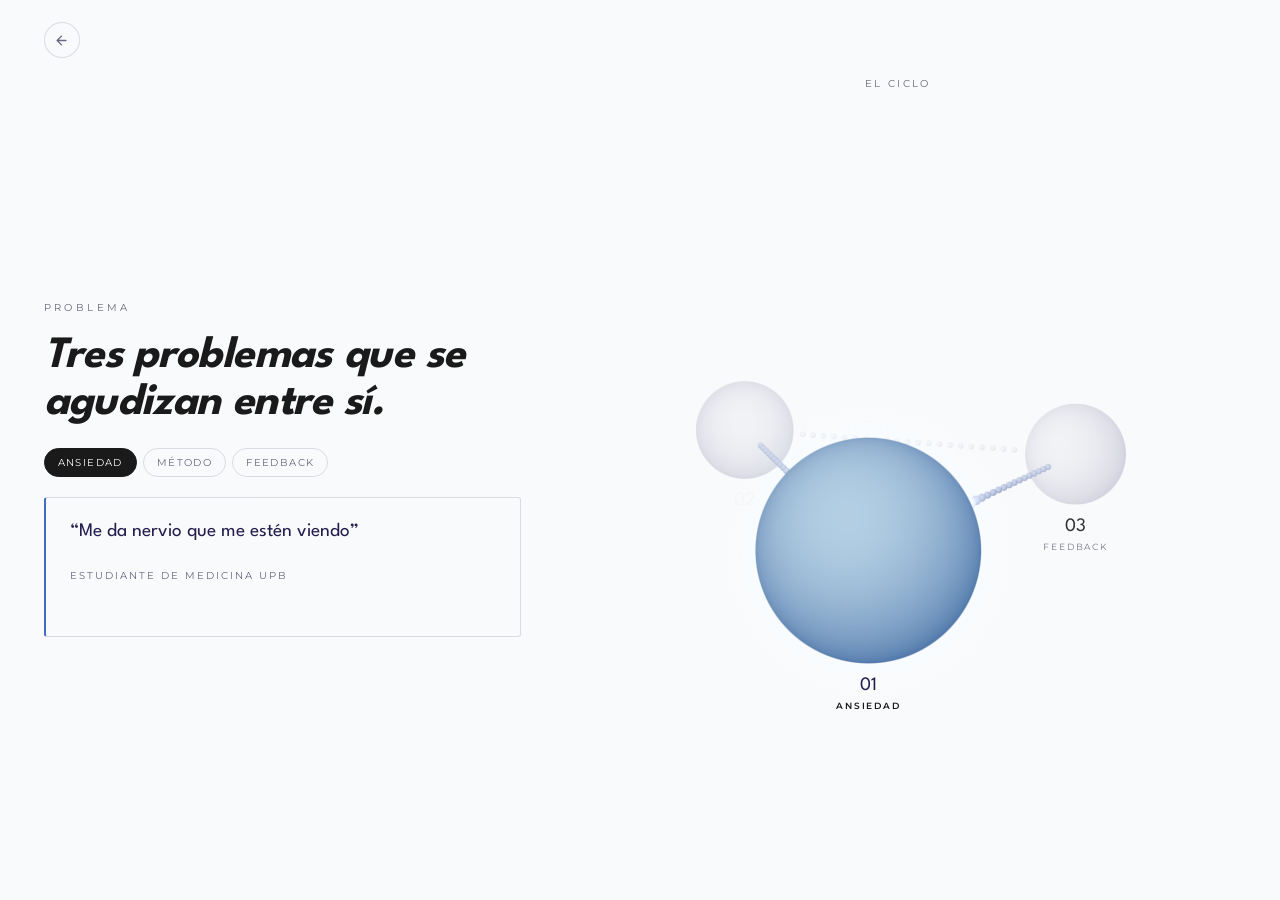
<file: presentacion/problema.html>
<!DOCTYPE html>
<html lang="es">
<head>
<meta charset="UTF-8">
<meta name="viewport" content="width=device-width, initial-scale=1.0">
<title>El problema — Osler Hub</title>
<script>document.documentElement.setAttribute("data-theme","light");</script>
<link rel="preconnect" href="https://fonts.googleapis.com">
<link rel="preconnect" href="https://fonts.gstatic.com" crossorigin>
<link rel="stylesheet" href="../taller.css">
<link rel="stylesheet" href="lamina.css">
<script src="../enlace.js"></script>
<script src="../gestos.js"></script>
<script>try{if(window.parent!==window&&!/[?&]previa=1/.test(location.search))document.documentElement.className+=" con-telon";}catch(e){}</script>

<style>
  /* ── el ciclo, en tres dimensiones ────────────────────────
     Tres cúmulos de esferas girando sobre un anillo tumbado. No es un grafo
     dibujado: es el mismo motor de la portada —cada esfera trazada con su
     luz y su sombra— con perspectiva de verdad, así que el que está detrás
     se ve detrás y el de delante lo tapa. */
  .grafo{position:relative;width:100%;height:100%;max-height:520px}
  .grafo canvas{
    position:absolute;inset:0;width:100%;height:100%;
    cursor:pointer;touch-action:none;
  }

  /* Los rótulos van en HTML y no en el lienzo: la letra se mantiene nítida.
     El guion los coloca cada cuadro proyectando el centro de cada cúmulo. */
  .rotulos{position:absolute;inset:0;pointer-events:none}
  .rotulo-nodo{
    position:absolute;left:0;top:0;
    text-align:center;white-space:nowrap;
    transition:color .35s ease;
  }
  .rotulo-nodo b{
    display:block;
    font-family:var(--titulo);font-weight:400;
    font-size:19px;line-height:1;color:var(--tinta);
  }
  .rotulo-nodo span{
    display:block;margin-top:5px;
    font-size:9px;letter-spacing:.2em;text-transform:uppercase;
    color:var(--apagado);
  }
  .rotulo-nodo.mando b{color:var(--indigo)}
  .rotulo-nodo.mando span{color:var(--tinta);font-weight:600}

  /* ── la ficha de la izquierda ──────────────────────────── */
  .tarjeta{
    border:1px solid var(--linea);
    border-left:2px solid var(--azul);
    background:var(--papel);
    border-radius:3px;
    padding:22px 24px;
    display:flex;flex-direction:column;gap:14px;
    min-height:140px;
    transition:opacity .32s ease,transform .32s cubic-bezier(.16,1,.3,1);
  }
  .cita{white-space:pre-line}
  .tarjeta.cambiando{opacity:0;transform:translateY(10px)}

  /* ── el cierre ────────────────────────────────────────────
     Vistos los tres, el texto de la izquierda se va y las esferas se
     reparten alrededor de la conclusión, que es de los tres a la vez. */
  .lamina{transition:grid-template-columns .95s cubic-bezier(.16,1,.3,1)}
  .columna{transition:opacity .5s ease,transform .75s cubic-bezier(.5,0,.8,.4)}
  html.cierre .lamina{grid-template-columns:0 minmax(0,1fr)}
  html.cierre .columna{opacity:0;transform:translateX(-52px);pointer-events:none;overflow:hidden}
  .nota-escena{transition:opacity .4s ease}
  html.cierre .nota-escena{opacity:0}

  /* La frase del momento, debajo de la esfera que manda. La coloca el guion:
     va donde acaba esa esfera, y esa esfera siempre cae en el mismo sitio. */
  .frase{
    position:absolute;left:50%;top:50%;z-index:3;
    transform:translateX(-50%);
    width:min(430px,54%);
    margin:0;text-align:center;
    font-family:var(--titulo);font-weight:400;
    font-variation-settings:'opsz' 120,'SOFT' 0,'WONK' 0;
    font-size:clamp(16px,1.42vw,22px);
    line-height:1.3;letter-spacing:-.008em;
    color:var(--tinta);
    opacity:0;pointer-events:none;
    transition:opacity .45s ease .2s;
  }
  html.cierre .frase{opacity:1}
  .frase.cambiando{opacity:0;transition:opacity .22s ease}

  .selector{display:flex;gap:6px;flex-wrap:wrap}
  .selector button{
    appearance:none;cursor:pointer;font:inherit;
    border:1px solid var(--linea);background:transparent;
    color:var(--apagado);
    border-radius:999px;padding:7px 13px;
    font-size:10px;letter-spacing:.14em;text-transform:uppercase;
    transition:all .24s ease;
  }
  .selector button:hover{color:var(--tinta);border-color:var(--azul)}
  .selector button[aria-pressed="true"]{
    background:var(--tinta);border-color:var(--tinta);color:var(--papel);
  }

</style>
</head>
<body data-seccion="problema">

<div id="telon" aria-hidden="true"></div>

<a class="volver" href="../slides 2/page3.html" data-seccion="indice" aria-label="Volver al índice">
  <svg width="15" height="15" viewBox="0 0 24 24" fill="none" stroke="currentColor" stroke-width="2.2" stroke-linecap="round" stroke-linejoin="round" aria-hidden="true"><path d="M19 12H5M12 19l-7-7 7-7"/></svg>
</a>

<main class="lamina">
  <div class="columna">
    <p class="rotulo">Problema</p>
    <h1 class="punch">Tres problemas que se agudizan entre sí.</h1>

    <div class="selector" id="selector" role="group" aria-label="Los tres problemas"></div>

    <div class="tarjeta" id="tarjeta">
      <p class="cita" id="cita"></p>
      <p class="cita-pie" id="citaPie"></p>
      <p class="parrafo" id="detalle"></p>
    </div>

  </div>

  <div class="escena">
    <p class="nota-escena">El ciclo</p>
    <div class="grafo" id="grafo">
      <canvas id="lienzo"></canvas>
      <div class="rotulos" id="rotulos"></div>
      <p class="frase" id="frase"></p>
    </div>
  </div>
</main>

<script src="costura.js"></script>
<script>
(function(){
  "use strict";

  var NODOS = [
    {
      n:"01", corto:"Ansiedad",
      cita:"“Me da nervio que me estén viendo”",
      pie:"Estudiante de medicina UPB",
      detalle:""
    },
    {
      n:"02", corto:"Método",
      cita:"“El razonamiento diagnóstico no se hace paso por paso, se hace de manera integral.”",
      pie:"Estudiante de medicina UPB",
      detalle:""
    },
    {
      n:"03", corto:"Feedback",
      cita:"\"No hay oportunidad de que repitan la explicación, el tiempo es demasiado corto.\" — Vanessa\n\n\"Te dicen en qué podrías mejorar. Y ya. No te entregan nada más.\" — Mariana",
      pie:"Estudiantes de medicina UPB",
      detalle:""
    }
  ];

  /* ═══════════════ el motor ═══════════════
     Cada esfera es una tarjeta orientada a la cámara y el fragmento resuelve
     la normal de la esfera exacta: geometría real, no un degradado. Es la
     técnica del órgano de la portada, aquí en su versión corta. */

  var lienzo = document.getElementById("lienzo");
  var gl = lienzo.getContext("webgl2", {
    alpha:true, antialias:true, premultipliedAlpha:true
  });

  var VS = [
    '#version 300 es',
    'precision highp float;',
    'in vec2 aQuad; in vec3 aCentro; in float aRadio; in vec3 aColor; in float aLuce;',
    'uniform mat4 uProy;',
    'out vec2 vUV; out vec3 vColor; out vec3 vCentro; out float vRadio; out float vLuce;',
    'void main(){',
    '  vec2 q = aQuad * (1.0 + abs(aLuce)*0.62);',
    '  gl_Position = uProy * vec4(aCentro + vec3(q*aRadio, 0.0), 1.0);',
    '  vUV=q; vColor=aColor; vCentro=aCentro; vRadio=aRadio; vLuce=aLuce;',
    '}'
  ].join('\n');

  var FS = [
    '#version 300 es',
    'precision highp float;',
    'in vec2 vUV; in vec3 vColor; in vec3 vCentro; in float vRadio; in float vLuce;',
    'uniform vec3 uLuz; uniform vec3 uHondo; uniform vec3 uFondo; uniform float uDist;',
    'out vec4 fragColor;',
    'void main(){',
    '  float d = length(vUV);',
    '  float aa = fwidth(d);',
    '  float borde = 1.0 - smoothstep(1.0-aa, 1.0+aa*0.4, d);',
    // aLuce negativo = solo aura, sin encender el cuerpo: es el elegido
    '  float aura = abs(vLuce);',
    '  float brillo = max(0.0, vLuce);',
    // El aura tiene que morir ANTES del borde de la tarjeta. Con una caída
    // exponencial quedaba viva en las esquinas y se veía el cuadrado.
    '  float halo = aura*aura*pow(1.0 - smoothstep(0.86, 1.34, d), 1.5);',
    '  if (borde <= 0.0){',
    '    if (halo <= 0.004) discard;',
    '    float a = halo*0.34;',
    '    fragColor = vec4(mix(vColor, vec3(1.0), 0.6)*a*1.3, a);',
    '    return;',
    '  }',
    '  float z = sqrt(max(0.0, 1.0 - min(d*d, 1.0)));',
    '  vec3 N = vec3(vUV, z);',
    '  vec3 pos = vCentro + N*vRadio;',
    '  vec3 V = normalize(-pos);',
    '  vec3 L = normalize(uLuz - pos);',
    '  float w = pow(clamp(dot(N,L)*0.5+0.5, 0.0, 1.0), 1.30);',
    '  vec3 hondo = mix(vColor*vColor*1.12, uHondo, 0.26);',
    '  vec3 col = mix(mix(vColor, hondo, 0.88), mix(vColor, vec3(1.0), 0.52), w);',
    '  float fres = pow(1.0 - max(dot(N,V), 0.0), 2.2);',
    '  col = mix(col, hondo, fres*0.34*(1.0-w));',
    '  col = mix(col, vec3(1.0), fres*0.20*w);',
    '  col = mix(col, mix(vColor, vec3(1.0), 0.9), brillo*0.9);',
    '  col += brillo*brillo*0.4;',
    '  float t = vCentro.z + uDist;',
    '  col = mix(col, uFondo, clamp((0.9-t)*0.15, 0.0, 0.34));',
    '  fragColor = vec4(col*borde, borde);',
    '}'
  ].join('\n');

  function compilar(tipo, src){
    var s = gl.createShader(tipo);
    gl.shaderSource(s, src); gl.compileShader(s);
    if (!gl.getShaderParameter(s, gl.COMPILE_STATUS)) console.error(gl.getShaderInfoLog(s));
    return s;
  }
  var prog = gl.createProgram();
  gl.attachShader(prog, compilar(gl.VERTEX_SHADER, VS));
  gl.attachShader(prog, compilar(gl.FRAGMENT_SHADER, FS));
  gl.linkProgram(prog);
  gl.useProgram(prog);

  var uProy  = gl.getUniformLocation(prog, "uProy");
  var uLuz   = gl.getUniformLocation(prog, "uLuz");
  var uHondo = gl.getUniformLocation(prog, "uHondo");
  var uFondo = gl.getUniformLocation(prog, "uFondo");
  var uDist  = gl.getUniformLocation(prog, "uDist");

  gl.bindVertexArray(gl.createVertexArray());

  var quad = gl.createBuffer();
  gl.bindBuffer(gl.ARRAY_BUFFER, quad);
  gl.bufferData(gl.ARRAY_BUFFER, new Float32Array([-1,-1, 1,-1, -1,1, 1,1]), gl.STATIC_DRAW);
  gl.enableVertexAttribArray(0);
  gl.vertexAttribPointer(0, 2, gl.FLOAT, false, 0, 0);

  var MAX = 120;                    // ocho flotantes por esfera
  var datos = new Float32Array(MAX*8);
  var buf = gl.createBuffer();
  gl.bindBuffer(gl.ARRAY_BUFFER, buf);
  gl.bufferData(gl.ARRAY_BUFFER, datos.byteLength, gl.DYNAMIC_DRAW);
  [[1,3,0],[2,1,3],[3,3,4],[4,1,7]].forEach(function(a){
    gl.enableVertexAttribArray(a[0]);
    gl.vertexAttribPointer(a[0], a[1], gl.FLOAT, false, 32, a[2]*4);
    gl.vertexAttribDivisor(a[0], 1);
  });

  gl.enable(gl.BLEND);
  gl.blendFunc(gl.ONE, gl.ONE_MINUS_SRC_ALPHA);

  /* ═══════════════ la escena ═══════════════ */

  var PAPEL  = [0.976, 0.980, 0.988];
  var AQUA   = [0.510, 0.790, 0.790];
  var AZUL   = [0.260, 0.430, 0.760];
  var INDIGO = [0.147, 0.116, 0.305];
  var GRIS   = [0.888, 0.897, 0.918];
  var GRIS2  = [0.792, 0.803, 0.845];

  var DIST = 12.4, FOV = 0.58, RADIO = 3.05, TUMBA = 0.33;
  /* Una vuelta lenta. Que sea tan larga es a propósito: el anillo sigue
     girando después de elegir, así que si corriera se llevaría al elegido al
     fondo en cuestión de segundos. */
  var VUELTA = 92000;
  var ESLABON = 20;                 // cuentas por hilo
  var CUERPO = 0.94;                // radio del cuerpo de cada problema

  var W = 1, H = 1, DPR = 1, proy = new Float32Array(16), FOCO = 1;

  function medir(){
    var r = lienzo.getBoundingClientRect();
    W = Math.max(1, Math.round(r.width));
    H = Math.max(1, Math.round(r.height));
    DPR = Math.min(2, window.devicePixelRatio || 1);
    lienzo.width  = Math.round(W*DPR);
    lienzo.height = Math.round(H*DPR);
    gl.viewport(0, 0, lienzo.width, lienzo.height);

    FOCO = 1/Math.tan(FOV/2);
    var near = 0.1, far = 60;
    proy.fill(0);
    proy[0] = FOCO/(W/H); proy[5] = FOCO;
    proy[10] = (far+near)/(near-far); proy[11] = -1;
    proy[14] = 2*far*near/(near-far);
    gl.uniformMatrix4fv(uProy, false, proy);
  }

  /* Del mundo a la vista: se tumba el anillo y se aleja la cámara. Se hace
     aquí y no en el shader porque el orden de pintado necesita esa z. */
  var ct = Math.cos(TUMBA), st = Math.sin(TUMBA), tmp = [0,0,0];
  function aVista(x, y, z, out){
    out[0] = x;
    out[1] = y*ct - z*st;
    out[2] = y*st + z*ct - DIST;
  }

  var elegido = 0, giro = Math.PI, ultimo = 0, quieto = false, destino = null;
  /* El recorrido de la sección: los tres problemas y, al final, el cierre.
     `cierreT` es lo avanzada que está esa mudanza, de 0 a 1. */
  var raiz = document.documentElement;
  var enCierre = false, cierreT = 0, pasoCierre = 0;
  /* En el cierre los tres se reparten sobre una elipse: dos arriba en las
     esquinas y el que manda abajo en medio, un poco por encima del suelo para
     dejarle sitio a su frase. Cada paso adelante gira la elipse un tercio, así
     que el de arriba a la izquierda baja a mandar y el que mandaba se va a la
     derecha. */
  var ELIPSE_A = 5.66, ELIPSE_B = 1.967, ELIPSE_C = 1.417;
  var PRINCIPAL = -Math.PI/2;                  // el sitio de la que manda
  var TERCIO = Math.PI*2/3;
  /* Dónde arranca cada uno. El orden lo dictan las frases: la primera habla del
     método, la segunda de la ansiedad y la tercera del feedback. */
  var TH0 = [PRINCIPAL - TERCIO, PRINCIPAL, PRINCIPAL + TERCIO];
  var giroCierre = 0, metaCierre = 0;

  var FRASES = [
    "El estudiante practica poco, entonces no internaliza el método.",
    "No internaliza el método, entonces cada simulación le da más ansiedad.",
    "Y el feedback que recibe no se registra para mejorar antes de la siguiente."
  ];
  var centros = [[0,0,0],[0,0,0],[0,0,0]];
  var escalas = [1, 1, 1];
  var manda   = [0, 0, 0];   // cuánto manda cada uno en el cierre
  var radios  = [1, 1, 1];
  var VAIVEN = [2400, 3150, 2780];   // ms de cada respiración
  var FASE   = [0, 2.1, 4.0];
  var ALTURA = [0.15, 0.11, 0.18];
  var lista = [];

  function poner(x, y, z, r, c, l){ lista.push({ x:x, y:y, z:z, r:r, c:c, l:l }); }
  function mezclar(a, b, t){
    return [a[0]+(b[0]-a[0])*t, a[1]+(b[1]-a[1])*t, a[2]+(b[2]-a[2])*t];
  }

  function armar(ahora){
    lista.length = 0;

    for (var i = 0; i < 3; i++){
      var a = giro + (i/3)*Math.PI*2 - Math.PI/2;
      // en el cierre no manda ninguno: los tres son la misma frase
      var mando = enCierre || (i === elegido);
      /* Cuánto le toca mandar a este: 1 cuando está en el sitio principal y 0
         cuando está en cualquiera de los dos de arriba. */
      var th = TH0[i] + giroCierre;
      var prox = Math.max(0, (0.5 + 0.5*Math.cos(th - PRINCIPAL) - 0.25)/0.75);
      manda[i] = prox;

      var meta = enCierre ? (0.68 + 0.62*prox) : (mando ? 1.32 : 0.84);
      escalas[i] += (meta - escalas[i])*0.07;
      var e = escalas[i];
      /* Cada cuerpo respira a su aire: distinto periodo, distinta amplitud y
         distinta fase, para que nunca se lea como un movimiento de conjunto. */
      var flota = Math.sin(ahora/VAIVEN[i] + FASE[i])*ALTURA[i];

      aVista(Math.cos(a)*RADIO, flota, Math.sin(a)*RADIO, tmp);
      if (cierreT > 0){
        // del anillo a su sitio en la elipse, con la respiración intacta
        var e2 = cierreT*cierreT*(3 - 2*cierreT);
        var cx = ELIPSE_A*Math.cos(th);
        var cy = ELIPSE_C + ELIPSE_B*Math.sin(th) + flota;
        tmp[0] += (cx - tmp[0])*e2;
        tmp[1] += (cy - tmp[1])*e2;
        tmp[2] += (-DIST - tmp[2])*e2;
      }
      centros[i][0] = tmp[0]; centros[i][1] = tmp[1]; centros[i][2] = tmp[2];

      radios[i] = CUERPO*e;
      poner(tmp[0], tmp[1], tmp[2], radios[i],
            mando ? mezclar(AQUA, AZUL, 0.52) : mezclar(GRIS, GRIS2, 0.35),
            enCierre ? -(0.24 + 0.42*prox) : (mando ? -0.62 : 0));  // negativo: aura sí, lavado no
    }

    // los hilos, en el sentido del ciclo: 01 empuja a 02, 02 a 03, 03 a 01
    for (var j = 0; j < 3; j++){
      var de = centros[j], al = centros[(j+1)%3];
      var vivo = enCierre || (j === elegido) || ((j+1)%3 === elegido);
      /* El hilo empieza donde acaba la esfera: si arrancara en el centro, las
         primeras cuentas quedarían enterradas dentro del cuerpo. */
      var largo = Math.hypot(al[0]-de[0], al[1]-de[1], al[2]-de[2]);
      var t0 = (radios[j] + 0.16)/largo;
      var t1 = 1 - (radios[(j+1)%3] + 0.16)/largo;
      for (var q = 0; q <= ESLABON; q++){
        var t = t0 + (t1 - t0)*(q/ESLABON);
        var luce = 0;
        if (vivo){
          var fase = t0 + (t1 - t0)*(((ahora/1500) + j*0.33) % 1);
          luce = Math.max(0, 1 - Math.abs(t - fase)*7);
          luce *= luce;
        }
        poner(de[0]+(al[0]-de[0])*t, de[1]+(al[1]-de[1])*t, de[2]+(al[2]-de[2])*t,
              0.05 + luce*0.05, vivo ? mezclar(GRIS2, AZUL, 0.45) : GRIS, luce);
      }
    }
  }

  function pintar(){
    // de atrás hacia delante: las esferas son opacas y no hay z-buffer
    lista.sort(function(a, b){ return a.z - b.z; });

    var n = Math.min(lista.length, MAX);
    for (var i = 0; i < n; i++){
      var s = lista[i], o = i*8;
      datos[o]   = s.x; datos[o+1] = s.y; datos[o+2] = s.z; datos[o+3] = s.r;
      datos[o+4] = s.c[0]; datos[o+5] = s.c[1]; datos[o+6] = s.c[2];
      datos[o+7] = s.l;
    }

    gl.bindBuffer(gl.ARRAY_BUFFER, buf);
    gl.bufferSubData(gl.ARRAY_BUFFER, 0, datos, 0, n*8);
    gl.clearColor(0, 0, 0, 0);
    gl.clear(gl.COLOR_BUFFER_BIT);
    gl.uniform3fv(uLuz, [-3.2, 3.6, 4.4]);
    gl.uniform3fv(uHondo, INDIGO);
    gl.uniform3fv(uFondo, PAPEL);
    gl.uniform1f(uDist, DIST);
    gl.drawArraysInstanced(gl.TRIANGLE_STRIP, 0, 4, n);
  }

  /* ═══════════════ los rótulos, proyectados ═══════════════ */

  var frase = document.getElementById("frase");
  var relojFrase = null;

  function decir(k, deGolpe){
    if (deGolpe){ frase.textContent = FRASES[k]; return; }
    frase.classList.add("cambiando");
    clearTimeout(relojFrase);
    relojFrase = setTimeout(function(){
      frase.textContent = FRASES[k];
      frase.classList.remove("cambiando");
    }, 240);
  }

  var rotulos = document.getElementById("rotulos");
  var chapas = NODOS.map(function(d){
    var el = document.createElement("div");
    el.className = "rotulo-nodo";
    el.innerHTML = '<b>' + d.n + '</b><span>' + d.corto + '</span>';
    rotulos.appendChild(el);
    return el;
  });

  // dónde cae en pantalla un punto de la escena, y cuánto mide allí un cúmulo
  function pantalla(c, escala){
    var z = -c[2];
    if (z < 0.3) return null;
    return {
      x: W/2 + (c[0]*FOCO/(W/H)/z)*(W/2),
      y: H/2 - (c[1]*FOCO/z)*(H/2),
      r: (CUERPO*escala*FOCO/z)*(H/2),
      z: z
    };
  }

  /* ¿Hay un cuerpo delante de este punto de la pantalla? Los rótulos viven en
     HTML, encima del lienzo, así que sin esta prueba el del fondo se leería por
     encima de la esfera que lo está tapando. */
  function tapado(i, px, py){
    for (var j = 0; j < 3; j++){
      if (j === i) continue;
      if (-centros[j][2] >= -centros[i][2]) continue;   // solo lo que está delante
      var q = pantalla(centros[j], escalas[j]);
      if (!q) continue;
      if (Math.hypot(px - q.x, py - q.y) < q.r) return true;
    }
    return false;
  }

  // el rótulo es más ancho que un punto: se prueban tres a lo ancho
  function libre(i, px, py){
    return !tapado(i, px, py) && !tapado(i, px - 42, py) && !tapado(i, px + 42, py);
  }

  var visto = [1, 1, 1];

  function colocarRotulos(){
    for (var i = 0; i < 3; i++){
      var p = pantalla(centros[i], escalas[i]);
      if (!p) continue;

      // el rótulo va siempre debajo de su cuerpo; si ahí lo tapa otro, se apaga
      var abajo = p.y + p.r + 12;
      chapas[i].style.transform =
        "translate(" + p.x.toFixed(1) + "px," + abajo.toFixed(1) + "px) translateX(-50%)";

      // lo que está lejos se lava, igual que las esferas
      var meta = libre(i, p.x, abajo + 8) ? 0.42 + 0.58*Math.min(1, 11/p.z) : 0;
      // en el cierre, debajo de la que manda va su frase, no su rótulo
      if (cierreT > 0.02) meta *= (1 - manda[i]*cierreT);
      visto[i] += (meta - visto[i])*0.18;
      chapas[i].style.opacity = visto[i].toFixed(3);
      chapas[i].classList.toggle("mando", i === elegido);
    }

    if (cierreT > 0.02){
      // el sitio principal no se mueve: basta con proyectarlo una vez por cuadro
      var yc = H/2 - ((ELIPSE_C - ELIPSE_B)*FOCO/DIST)*(H/2);
      var rp = (CUERPO*1.30*FOCO/DIST)*(H/2);
      frase.style.top = (yc + rp + 22).toFixed(0) + "px";
    }
  }

  /* ═══════════════ el bucle ═══════════════ */

  var lento = window.matchMedia &&
              window.matchMedia("(prefers-reduced-motion: reduce)").matches;

  function cuadro(ahora){
    if (!ultimo) ultimo = ahora;
    var dt = Math.min(64, ahora - ultimo);
    ultimo = ahora;
    // el anillo gira en el sentido en que los problemas se alimentan
    // la mudanza al cierre y la vuelta atrás, suaves
    cierreT += ((enCierre ? 1 : 0) - cierreT)*0.055;
    if (Math.abs((enCierre ? 1 : 0) - cierreT) < 0.002) cierreT = enCierre ? 1 : 0;

    // el tercio de vuelta que da la elipse en cada paso del cierre
    giroCierre += (metaCierre - giroCierre)*0.075;

    if (enCierre){
      // el anillo se detiene: en el cierre manda la elipse
    } else if (destino !== null){
      // el anillo se vuelve para traer al elegido al frente, siempre hacia
      // adelante: aunque presente a alguien, el ciclo no gira al revés
      giro += (destino - giro)*0.055;
      if (destino - giro < 0.004){ giro = destino; destino = null; }
    } else if (!quieto && !lento){
      giro += (dt/VUELTA)*Math.PI*2;
    }
    armar(ahora);
    pintar();
    colocarRotulos();
    requestAnimationFrame(cuadro);
  }

  /* ═══════════════ elegir ═══════════════ */

  var selector = document.getElementById("selector");
  var tarjeta  = document.getElementById("tarjeta");
  var elCita   = document.getElementById("cita");
  var elPie    = document.getElementById("citaPie");
  var elDet    = document.getElementById("detalle");
  var botones = [], reloj = null, primero = true;

  NODOS.forEach(function(d, i){
    var b = document.createElement("button");
    b.type = "button";
    b.textContent = d.corto;
    b.addEventListener("click", function(){ elegir(i); });
    selector.appendChild(b);
    botones.push(b);
  });

  /* Traer al elegido al frente del anillo. El punto más cercano a la cámara
     es el de ángulo pi/2, así que de ahí sale la meta del giro. */
  function presentar(i){
    var meta = Math.PI - i*Math.PI*2/3;
    var vuelta = Math.PI*2;
    var falta = ((meta - giro) % vuelta + vuelta) % vuelta;
    destino = giro + falta;
  }

  function elegir(i){
    if (i === elegido && !primero) return;
    elegido = i;
    presentar(i);
    var d = NODOS[i];
    botones.forEach(function(b, j){ b.setAttribute("aria-pressed", String(j === i)); });

    var pintarFicha = function(){
      elCita.textContent = d.cita;
      elPie.textContent  = d.pie;
      if (d.detalle) {
        elDet.textContent = d.detalle;
        elDet.style.display = "";
      } else {
        elDet.textContent = "";
        elDet.style.display = "none";
      }
      tarjeta.classList.remove("cambiando");
    };
    if (primero){ primero = false; pintarFicha(); return; }
    tarjeta.classList.add("cambiando");
    clearTimeout(reloj);
    reloj = setTimeout(pintarFicha, 200);
  }

  /* ── el recorrido ──────────────────────────────────────
     Uno a uno con las flechas. Pasados los tres, el siguiente abre el cierre;
     y desde el cierre, el siguiente devuelve al índice. */
  function avanzar(){
    if (!enCierre){
      if (elegido < NODOS.length - 1){ elegir(elegido + 1); return; }
      enCierre = true;
      pasoCierre = 0;
      metaCierre = 0;
      raiz.classList.add("cierre");
      decir(0, true);
      return;
    }
    if (pasoCierre < FRASES.length - 1){
      // un tercio de vuelta: la de arriba a la izquierda baja a mandar
      pasoCierre++;
      metaCierre += TERCIO;
      decir(pasoCierre);
      return;
    }
    if (window.Taller) Taller.terminar();
    else location.href = "../slides 2/page3.html";
  }

  function retroceder(){
    if (!enCierre){
      if (elegido > 0) elegir(elegido - 1);
      return;
    }
    if (pasoCierre > 0){
      pasoCierre--;
      metaCierre -= TERCIO;
      decir(pasoCierre);
      return;
    }
    enCierre = false;
    raiz.classList.remove("cierre");
  }

  addEventListener("keydown", function(e){
    if (e.metaKey || e.ctrlKey || e.altKey) return;
    var k = e.key;
    if (k === "ArrowRight" || k === "ArrowDown" || k === " " || k === "PageDown"){
      avanzar(); e.preventDefault();
    } else if (k === "ArrowLeft" || k === "ArrowUp" || k === "PageUp"){
      retroceder(); e.preventDefault();
    }
  });

  /* Dentro del deck la lámina vive en un iframe: sin foco no le llegan las
     teclas. Se lo pide al llegar y también en cuanto alguien la toca. */
  function tomarFoco(){ try { window.focus(); } catch(err){} }
  addEventListener("pointerdown", tomarFoco);
  tomarFoco();

  /* Cada llegada empieza por el principio. Que la lámina se acuerde de por
     dónde iba está bien mientras se la recorre, pero el deck no la destruye
     al salir: volver a entrar después de haberla terminado te dejaba metido
     en las frases del cierre en vez de delante de los tres problemas, que es
     donde empieza lo que se cuenta. */
  function alPrincipio(){
    enCierre = false;
    raiz.classList.remove("cierre");
    pasoCierre = 0;
    metaCierre = 0;
    /* También el giro acumulado: es lo que la elipse persigue, y si se queda
       con la vuelta de la visita anterior, la próxima vez que se llegue al
       cierre entraría desenroscándose desde donde se dejó. */
    giroCierre = 0;
    /* Y la frase del cierre se queda escrita de la visita anterior. No se ve
       —la tapa la clase que acabamos de quitar— pero es estado viejo, y con
       un fundido a medias podría tener un reloj suyo todavía en marcha. */
    clearTimeout(relojFrase);
    frase.classList.remove("cambiando");
    frase.textContent = "";
    clearTimeout(reloj);
    /* Como en el arranque: `primero` pinta la ficha en seco, sin el fundido
       de cambiar de nodo, y `elegido` en -1 obliga a repintarla aunque el
       nodo donde se quedó ya fuera el primero. */
    primero = true;
    elegido = -1;
    elegir(0);
  }

  window.alLlegarLamina = function(){ tomarFoco(); alPrincipio(); };

  /* El clic se resuelve por geometría: se proyecta el centro de cada cúmulo y
     gana el más cercano al puntero dentro de su radio. Con tres bolas que se
     tapan entre sí, cualquier caja del DOM mentiría. */
  lienzo.addEventListener("click", function(ev){
    if (enCierre){ avanzar(); return; }
    var caja = lienzo.getBoundingClientRect();
    var x = ev.clientX - caja.left, y = ev.clientY - caja.top;
    var gana = -1, mejor = Infinity;
    for (var i = 0; i < 3; i++){
      var p = pantalla(centros[i], escalas[i]);
      if (!p) continue;
      var d = Math.hypot(x - p.x, y - p.y);
      if (d < p.r && d < mejor){ mejor = d; gana = i; }
    }
    if (gana !== -1) elegir(gana);
  });

  /* Mientras alguien está encima el anillo se para: perseguir una bola que se
     mueve no es una gracia. */
  var grafo = document.getElementById("grafo");
  grafo.addEventListener("pointerenter", function(){ quieto = true; });
  grafo.addEventListener("pointerleave", function(){ quieto = false; });

  addEventListener("resize", medir);
  if (window.ResizeObserver) new ResizeObserver(medir).observe(lienzo);
  medir();
  elegir(0);
  requestAnimationFrame(cuadro);
})();
</script>
</body>
</html>
</file>
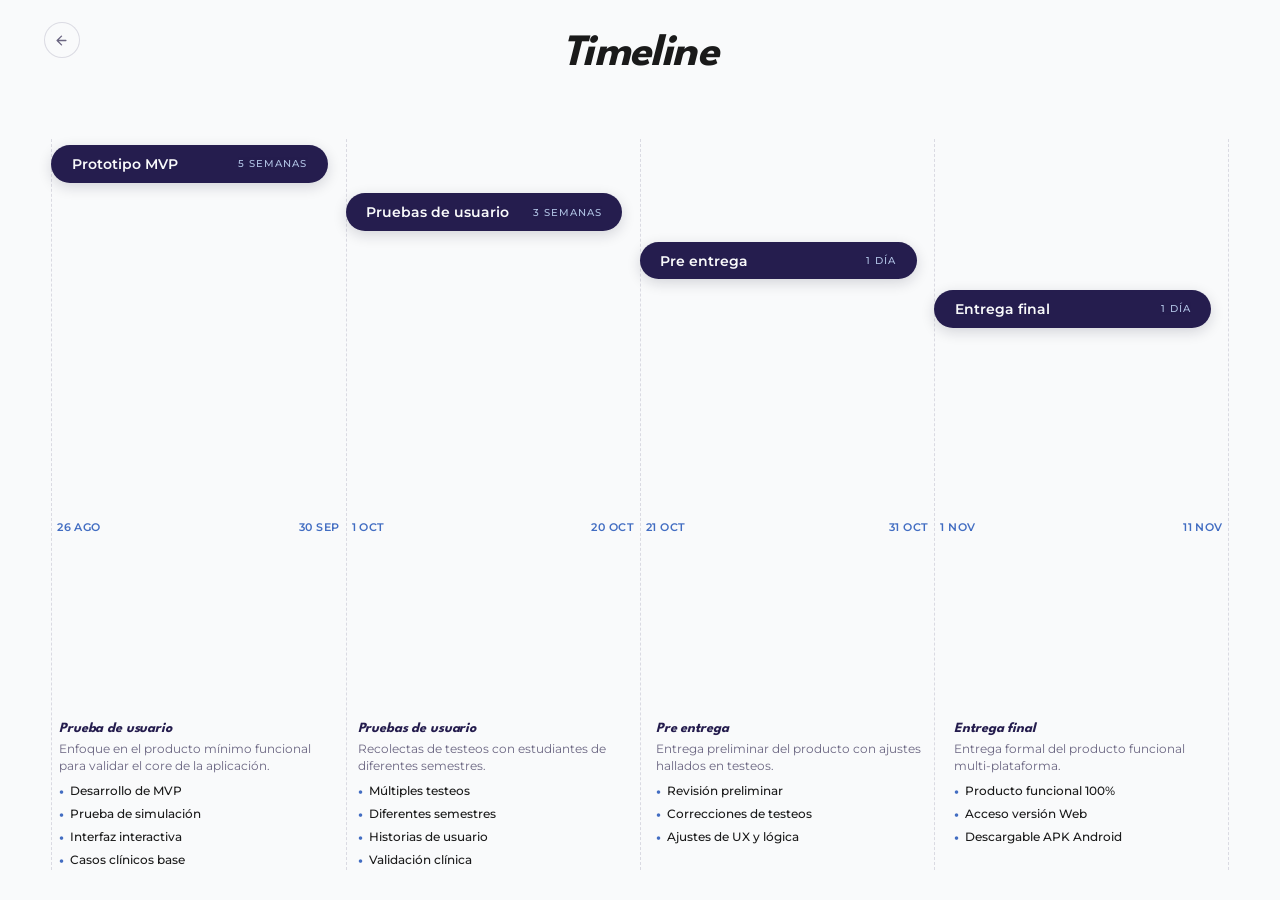
<file: presentacion/timeline.html>
<!DOCTYPE html>
<html lang="es">
<head>
<meta charset="UTF-8">
<meta name="viewport" content="width=device-width, initial-scale=1.0">
<title>Timeline — Osler Hub</title>
<script>document.documentElement.setAttribute("data-theme","light");</script>
<link rel="preconnect" href="https://fonts.googleapis.com">
<link rel="preconnect" href="https://fonts.gstatic.com" crossorigin>
<link rel="stylesheet" href="../taller.css">
<link rel="stylesheet" href="lamina.css">
<script src="../enlace.js"></script>
<script src="../gestos.js"></script>
<script>try{if(window.parent!==window&&!/[?&]previa=1/.test(location.search))document.documentElement.className+=" con-telon";}catch(e){}</script>

<style>
  /* ── Timeline Main Container ────────────────────────────────────── */
  .lamina.timeline-page {
    display: flex;
    flex-direction: column;
    height: 100vh;
    padding: 32px clamp(24px, 4vw, 54px) 24px;
    background: var(--papel, #F9FAFB);
    box-sizing: border-box;
    overflow: hidden;
    color: var(--tinta, #1A1A1A);
    justify-content: space-between;
  }

  /* ── Header ─────────────────────────────────────────────────────── */
  .timeline-header-wrap {
    margin-bottom: 16px;
    flex-shrink: 0;
  }

  /* ── Gantt Container ───────────────────────────────────────────── */
  .gantt-chart-wrapper {
    position: relative;
    flex: 1;
    display: flex;
    flex-direction: column;
    justify-content: space-between;
    min-height: 0;
    margin: 6px 0;
  }

  /* Grid Dotted Background Lines */
  .grid-bg-lines {
    position: absolute;
    inset: 0;
    display: grid;
    grid-template-columns: repeat(4, 1fr);
    pointer-events: none;
    z-index: 1;
  }

  .grid-bg-col {
    border-left: 1.5px dashed var(--linea, rgba(0, 0, 0, 0.15));
    height: 100%;
  }
  .grid-bg-col:last-child {
    border-right: 1.5px dashed var(--linea, rgba(0, 0, 0, 0.15));
  }

  /* Waterfall Area (Cascading Palette Pills) */
  .waterfall-container {
    position: relative;
    z-index: 2;
    display: flex;
    flex-direction: column;
    gap: clamp(8px, 1.2vh, 14px);
    padding-top: 6px;
  }

  .waterfall-row {
    display: grid;
    grid-template-columns: repeat(4, 1fr);
    width: 100%;
    align-items: center;
  }

  .pill-bar {
    font-family: var(--texto), sans-serif;
    font-size: clamp(13.5px, 1.05vw, 15.5px);
    font-weight: 600;
    padding: clamp(10px, 1.2vh, 14px) clamp(18px, 1.6vw, 26px);
    border-radius: 9999px;
    box-shadow: 0 4px 14px var(--sombra, rgba(0, 0, 0, 0.1));
    white-space: nowrap;
    overflow: hidden;
    text-overflow: ellipsis;
    transition: transform 0.25s cubic-bezier(0.16, 1, 0.3, 1), box-shadow 0.25s ease;
    cursor: pointer;
    user-select: none;
    display: flex;
    align-items: center;
    justify-content: space-between;
  }

  .pill-bar .duracion-tag {
    font-size: 10px;
    letter-spacing: 0.1em;
    text-transform: uppercase;
    font-weight: 500;
    margin-left: 12px;
  }

  .pill-bar:hover {
    transform: translateY(-3px) scale(1.01);
    box-shadow: 0 8px 24px rgba(37, 29, 78, 0.22);
  }

  /* Palette Styling for Pill Bars */
  .pill-row-1 .pill-bar,
  .pill-row-2 .pill-bar,
  .pill-row-3 .pill-bar,
  .pill-row-4 .pill-bar {
    background: var(--indigo);
    color: var(--papel);
  }
  
  .pill-row-1 .duracion-tag,
  .pill-row-2 .duracion-tag,
  .pill-row-3 .duracion-tag,
  .pill-row-4 .duracion-tag {
    color: var(--cielo);
    opacity: 0.85;
  }

  .pill-row-1 .pill-bar { grid-column: 1 / 2; width: 94%; }
  .pill-row-2 .pill-bar { grid-column: 2 / 3; width: 94%; }
  .pill-row-3 .pill-bar { grid-column: 3 / 4; width: 94%; }
  .pill-row-4 .pill-bar { grid-column: 4 / 5; width: 94%; }

  /* Dates Row */
  .dates-grid {
    position: relative;
    z-index: 2;
    display: grid;
    grid-template-columns: repeat(4, 1fr);
    width: 100%;
    margin: 14px 0 10px 0;
  }

  .date-pair {
    display: flex;
    justify-content: space-between;
    padding: 0 6px;
  }

  .date-label {
    font-size: clamp(10px, 0.85vw, 11.5px);
    font-weight: 600;
    color: var(--azul);
    letter-spacing: 0.04em;
    text-transform: uppercase;
  }

  /* Deliverables Lists Row */
  .deliverables-grid {
    position: relative;
    z-index: 2;
    display: grid;
    grid-template-columns: repeat(4, 1fr);
    width: 100%;
    gap: 16px;
  }

  .deliverable-col {
    padding: 0 8px;
    transition: opacity 0.25s ease, transform 0.25s ease;
  }

  .deliverable-col h3 {
    margin: 0 0 6px 0;
    font-family: var(--titulo);
    font-size: clamp(14px, 1.1vw, 16px);
    font-weight: 700;
    font-style: italic;
    color: var(--indigo);
    letter-spacing: -0.01em;
  }

  .deliverable-col p.desc {
    margin: 0 0 8px 0;
    font-size: 11.5px;
    line-height: 1.45;
    color: var(--apagado);
  }

  .deliverable-col ul {
    list-style: none;
    padding: 0;
    margin: 0;
    display: flex;
    flex-direction: column;
    gap: 4px;
  }

  .deliverable-col li {
    font-size: clamp(11px, 0.9vw, 12.5px);
    font-weight: 500;
    color: var(--tinta);
    line-height: 1.35;
    display: flex;
    align-items: center;
    gap: 6px;
  }

  .deliverable-col li::before { content: "•"; font-size: 14px; color: var(--azul); font-weight: bold; }

  /* ── Cierre Footer Section ──────────────────────────────────────── */
  .cierre {
    border-top: 1px solid var(--linea);
    padding-top: clamp(10px, 1.4vh, 16px);
    display: flex;
    align-items: center;
    gap: clamp(16px, 2.5vw, 36px);
    flex-shrink: 0;
    margin-top: 10px;
  }

  .cierre .marca-paso {
    font-size: 9.5px;
    letter-spacing: 0.22em;
    text-transform: uppercase;
    color: var(--apagado);
    white-space: nowrap;
    font-weight: 600;
  }

  .cierre p {
    margin: 0;
    flex: 1;
    font-family: var(--titulo);
    font-weight: 700;
    font-style: italic;
    font-size: clamp(15px, 1.35vw, 20px);
    line-height: 1.25;
    letter-spacing: -0.01em;
    color: var(--tinta);
  }

  .cierre em {
    font-style: italic;
    color: var(--indigo);
  }

  /* Entry Animations */
  html.entrando .pill-bar {
    animation: slidePill 0.7s cubic-bezier(0.16, 1, 0.3, 1) both;
  }
  .pill-row-1 .pill-bar { animation-delay: 0.08s; }
  .pill-row-2 .pill-bar { animation-delay: 0.16s; }
  .pill-row-3 .pill-bar { animation-delay: 0.24s; }
  .pill-row-4 .pill-bar { animation-delay: 0.32s; }

  html.entrando .deliverable-col {
    animation: fadeInList 0.6s ease both;
  }
  .deliverable-col:nth-child(1) { animation-delay: 0.20s; }
  .deliverable-col:nth-child(2) { animation-delay: 0.28s; }
  .deliverable-col:nth-child(3) { animation-delay: 0.36s; }
  .deliverable-col:nth-child(4) { animation-delay: 0.44s; }

  @keyframes slidePill {
    from { opacity: 0; transform: translateY(16px) scale(0.96); }
    to { opacity: 1; transform: translateY(0) scale(1); }
  }

  @keyframes fadeInList {
    from { opacity: 0; transform: translateY(10px); }
    to { opacity: 1; transform: translateY(0); }
  }

  @media (max-width: 900px) {
    .lamina.timeline-page {
      overflow-y: auto;
      height: auto;
      min-height: 100vh;
    }
  }
</style>
</head>
<body data-seccion="timeline" data-sinpasos>

<div id="telon" aria-hidden="true"></div>

<a class="volver" href="../slides 2/page3.html" data-seccion="indice" aria-label="Volver al índice">
  <svg width="15" height="15" viewBox="0 0 24 24" fill="none" stroke="currentColor" stroke-width="2.2" stroke-linecap="round" stroke-linejoin="round" aria-hidden="true"><path d="M19 12H5M12 19l-7-7 7-7"/></svg>
</a>

<main class="lamina timeline-page">
  <!-- Header -->
  <div class="cabeza columna timeline-header-wrap">
    <h1 class="punch">Timeline</h1>
  </div>

  <!-- Main Gantt Area -->
  <div class="gantt-chart-wrapper">
    <!-- Grid Background Vertical Dotted Lines -->
    <div class="grid-bg-lines">
      <div class="grid-bg-col"></div>
      <div class="grid-bg-col"></div>
      <div class="grid-bg-col"></div>
      <div class="grid-bg-col"></div>
    </div>

    <!-- Waterfall Pills Area (Harmonious Palette Colors) -->
    <div class="waterfall-container">
      <div class="waterfall-row pill-row-1">
        <div class="pill-bar" data-col="1">
          <span>Prototipo MVP</span>
          <span class="duracion-tag">5 semanas</span>
        </div>
      </div>
      <div class="waterfall-row pill-row-2">
        <div class="pill-bar" data-col="2">
          <span>Pruebas de usuario</span>
          <span class="duracion-tag">3 semanas</span>
        </div>
      </div>
      <div class="waterfall-row pill-row-3">
        <div class="pill-bar" data-col="3">
          <span>Pre entrega</span>
          <span class="duracion-tag">1 día</span>
        </div>
      </div>
      <div class="waterfall-row pill-row-4">
        <div class="pill-bar" data-col="4">
          <span>Entrega final</span>
          <span class="duracion-tag">1 día</span>
        </div>
      </div>
    </div>

    <!-- Date Markers Row -->
    <div class="dates-grid">
      <div class="date-pair">
        <span class="date-label">26 Ago</span>
        <span class="date-label">30 Sep</span>
      </div>
      <div class="date-pair">
        <span class="date-label">1 Oct</span>
        <span class="date-label">20 Oct</span>
      </div>
      <div class="date-pair">
        <span class="date-label">21 Oct</span>
        <span class="date-label">31 Oct</span>
      </div>
      <div class="date-pair">
        <span class="date-label">1 Nov</span>
        <span class="date-label">11 Nov</span>
      </div>
    </div>

    <!-- Deliverables & Content Bullet Lists Row -->
    <div class="deliverables-grid">
      <!-- Col 1: Prototipo -->
      <div class="deliverable-col" data-col="1">
        <h3>Prueba de usuario</h3>
        <p class="desc">Enfoque en el producto mínimo funcional para validar el core de la aplicación.</p>
        <ul>
          <li>Desarrollo de MVP</li>
          <li>Prueba de simulación</li>
          <li>Interfaz interactiva</li>
          <li>Casos clínicos base</li>
        </ul>
      </div>

      <!-- Col 2: Testeos -->
      <div class="deliverable-col" data-col="2">
        <h3>Pruebas de usuario</h3>
        <p class="desc">Recolectas de testeos con estudiantes de diferentes semestres.</p>
        <ul>
          <li>Múltiples testeos</li>
          <li>Diferentes semestres</li>
          <li>Historias de usuario</li>
          <li>Validación clínica</li>
        </ul>
      </div>

      <!-- Col 3: Pre entrega -->
      <div class="deliverable-col" data-col="3">
        <h3>Pre entrega</h3>
        <p class="desc">Entrega preliminar del producto con ajustes hallados en testeos.</p>
        <ul>
          <li>Revisión preliminar</li>
          <li>Correcciones de testeos</li>
          <li>Ajustes de UX y lógica</li>
        </ul>
      </div>

      <!-- Col 4: Entrega final -->
      <div class="deliverable-col" data-col="4">
        <h3>Entrega final</h3>
        <p class="desc">Entrega formal del producto funcional multi-plataforma.</p>
        <ul>
          <li>Producto funcional 100%</li>
          <li>Acceso versión Web</li>
          <li>Descargable APK Android</li>
        </ul>
    </div>
  </div>
</main>

<script src="costura.js"></script>
<script>
(function(){
  "use strict";
  // Interactivity: Highlight matching deliverable list on pill hover
  const pills = document.querySelectorAll('.pill-bar');
  const cols = document.querySelectorAll('.deliverable-col');

  pills.forEach(pill => {
    const colId = pill.getAttribute('data-col');
    pill.addEventListener('mouseenter', () => {
      cols.forEach(col => {
        if (col.getAttribute('data-col') === colId) {
          col.style.transform = 'translateY(-2px)';
          col.style.transition = 'transform 0.2s ease';
        } else {
          col.style.opacity = '0.35';
          col.style.transition = 'opacity 0.2s ease';
        }
      });
    });
    pill.addEventListener('mouseleave', () => {
      cols.forEach(col => {
        col.style.transform = 'none';
        col.style.opacity = '1';
      });
    });
  });
})();
</script>
</body>
</html>
</file>
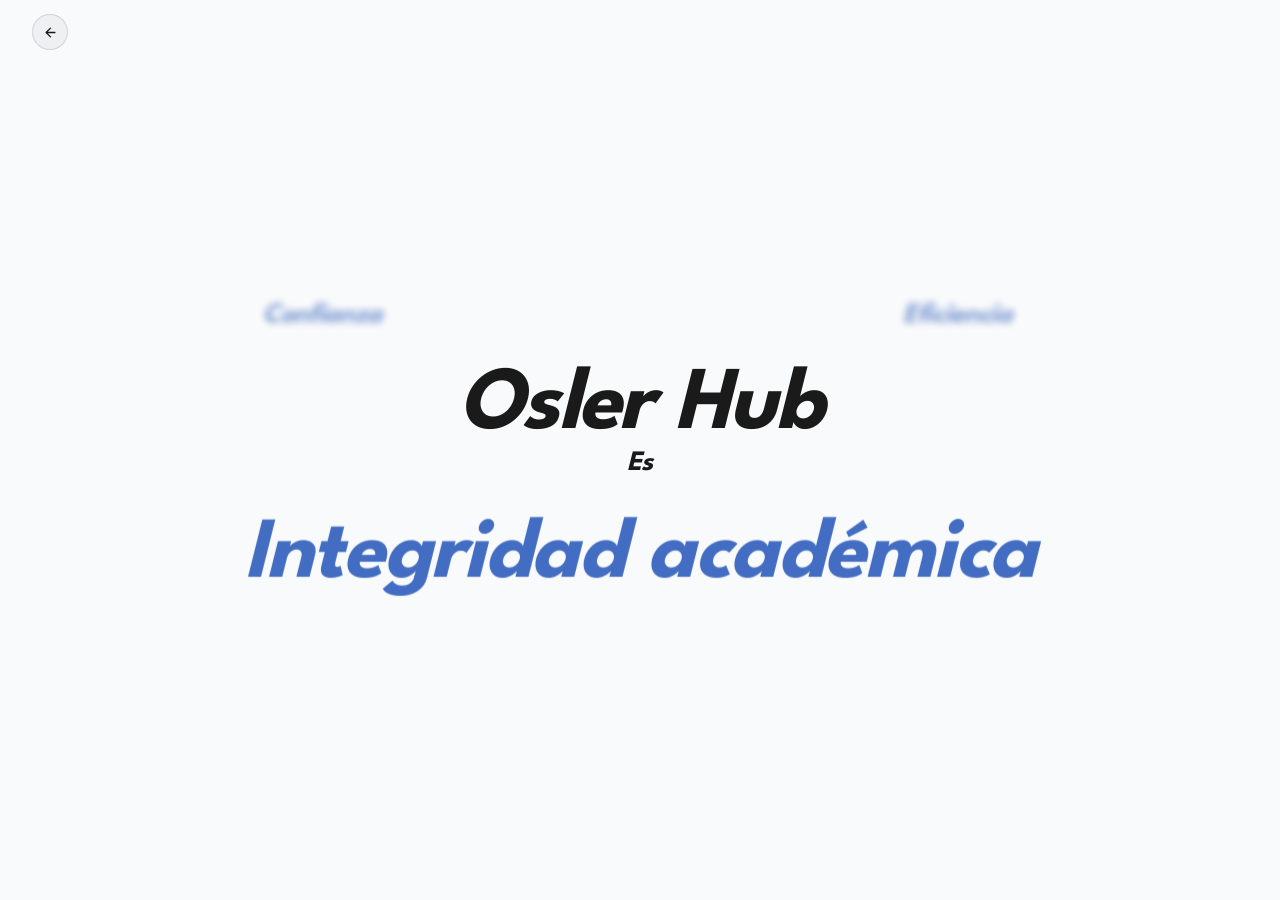
<file: slides 2/page2.html>
<!DOCTYPE html>
<html lang="es">
<head>
  <meta charset="UTF-8">
  <meta name="viewport" content="width=device-width, initial-scale=1.0">
  <title>Kinetic 3D Typography Carousel — Global / Fast / Easy / Local</title>
  <link rel="preconnect" href="https://fonts.googleapis.com">
  <link rel="preconnect" href="https://fonts.gstatic.com" crossorigin>
  <link href="https://fonts.googleapis.com/css2?family=Montserrat:ital,wght@0,300..900;1,300..900&family=League+Spartan:ital,wght@0,100..900;1,100..900&display=swap" rel="stylesheet">
  <link rel="stylesheet" href="page2.css">
  <!-- La paleta y las letras del taller, despues de la hoja propia -->
  <link rel="stylesheet" href="../taller.css">
  <script src="../enlace.js"></script>
<script src="../gestos.js"></script>
  <script>try{if(window.parent!==window&&!/[?&]previa=1/.test(location.search))document.documentElement.className+=" con-telon";}catch(e){}</script>

  <style>
    /* ── Costura con el deck ──────────────────────────────── */
    #telon{
      position:fixed;inset:0;z-index:999;background:var(--papel);
      pointer-events:none;opacity:0;
      transition:opacity .6s cubic-bezier(.16,1,.3,1);
    }
    html.con-telon #telon{opacity:1}

    html.entrando .top-nav,
    html.entrando .bottom-bar{animation:asomarBarra .8s cubic-bezier(.16,1,.3,1) both}
    html.entrando .top-nav{animation-delay:.12s}
    html.entrando .bottom-bar{animation-delay:.26s}
    html.entrando .orbit-scene{animation:llegarOrbita 1s cubic-bezier(.16,1,.3,1) .04s both}
    @keyframes asomarBarra{from{opacity:0;transform:translateY(22px)}to{opacity:1;transform:none}}
    @keyframes llegarOrbita{from{opacity:0;transform:scale(.82)}to{opacity:1;transform:none}}

    html.saliendo #telon{opacity:1;transition-duration:.46s}
    html.saliendo .top-nav,
    html.saliendo .bottom-bar,
    html.saliendo .orbit-scene{
      opacity:0;transform:scale(1.08);
      transition:opacity .4s ease,transform .5s cubic-bezier(.6,0,.9,.4);
    }

    @media (prefers-reduced-motion:reduce){
      html.entrando .top-nav,html.entrando .bottom-bar,html.entrando .orbit-scene{animation:none}
    }
  </style>
</head>
<body>

<div id="telon" aria-hidden="true"></div>
  <!-- Header / Navigation Bar with only back button -->
  <header class="top-nav">
    <div class="nav-left">
      <a href="page3.html" class="nav-back-link icon-only" data-seccion="indice" aria-label="Volver al índice">
        <svg width="15" height="15" viewBox="0 0 24 24" fill="none" stroke="currentColor" stroke-width="2.2" stroke-linecap="round" stroke-linejoin="round">
          <path d="M19 12H5M12 19l-7-7 7-7"/>
        </svg>
      </a>
    </div>
  </header>

  <!-- Central Editorial Heading: Osler Hub / Es -->
  <div class="osler-hero-heading">
    <h1 class="osler-hero-title">Osler Hub</h1>
    <p class="osler-hero-sub">Es</p>
  </div>

  <!-- Main 3D Stage -->
  <main class="kinetic-container" id="stageContainer">
    <div class="orbit-scene" id="orbitScene">
      <!-- 3D Words are populated and dynamically positioned via JS -->
      <div class="orbit-track" id="orbitTrack">
        <div class="orbit-card orbit-word" data-index="0">
          <span class="word-text">Integridad académica</span>
        </div>
        <div class="orbit-card orbit-word" data-index="1">
          <span class="word-text">Eficiencia</span>
        </div>
        <div class="orbit-card orbit-word" data-index="2">
          <span class="word-text">Confianza</span>
        </div>
      </div>
    </div>
  </main>

  <script src="page2.js"></script>

  <script>
  /* ── Costura con el deck ────────────────────────────────── */
  (function(){
    var raiz = document.documentElement;

    document.querySelectorAll("a[data-seccion]").forEach(function(a){
      a.addEventListener("click", function(e){
        if (!(window.Taller && Taller.dentroDelDeck)) return;
        e.preventDefault();
        Taller.ir(a.dataset.seccion);
      });
    });

    if (!window.Taller) return;

    Taller.alEntrar(function(){
      raiz.classList.remove("saliendo");
      raiz.classList.add("entrando");
      /* Cada llegada es una vuelta nueva: si no, volver a entrar heredaría
         los pasos de la visita anterior y la lámina se daría por terminada
         al primer flechazo. */
      if (window.orbitaCinetica) window.orbitaCinetica.pasosDados = 0;
      Taller.trasPintar(function(){ raiz.classList.remove("con-telon"); });
      setTimeout(function(){ raiz.classList.remove("entrando"); }, 1300);
    });

    Taller.alSalir(function(){
      raiz.classList.remove("entrando");
      raiz.classList.add("saliendo", "con-telon");
      return new Promise(function(listo){ setTimeout(listo, 480); });
    });
  })();
  </script>
</body>
</html>
</file>
<file: taller.css>
@import url('https://fonts.googleapis.com/css2?family=Montserrat:ital,wght@0,300..900;1,300..900&family=League+Spartan:ital,wght@0,100..900;1,100..900&display=swap');

/* ==========================================================================
   TALLER — la paleta y las dos letras, en un solo sitio

   Cada lámina llegó de un sitio distinto y traía su propio color y su propia
   tipografía. Aquí se les da una sola. Esta hoja se carga DESPUÉS de la hoja
   propia de cada página, así que sus variables ganan: no hay que reescribir
   cada regla, basta con reasignar el nombre que esa página ya usaba.

   Siete colores. Nada más. Si algo necesita un octavo, casi siempre es que
   está pidiendo el mismo con otra opacidad.
   ========================================================================== */

:root{
  /* ── La paleta ─────────────────────────────────────────── */
  --tinta:   hsl(0, 0%, 10%);      /* #1A1A1A · el negro, para texto duro   */
  --indigo:  hsl(250, 45%, 21%);   /* #251D4E · el fondo de las láminas     */
  --azul:    hsl(220, 51%, 51%);   /* #426DC2 · el acento que llama         */
  --aqua:    hsl(180, 40%, 65%);   /* #82CACA · el acento que acompaña      */
  --cielo:   hsl(216, 96%, 89%);   /* #C8DEFE · claros sobre fondo oscuro   */
  --niebla:  hsl(0, 0%, 92%);      /* #EBEBEB · separadores, cajas          */
  --papel:   hsl(210, 17%, 98%);   /* #F9FAFB · el fondo de las claras      */

  /* ── Lo derivado ───────────────────────────────────────────
     Mismos colores con otra opacidad. Se nombran por su oficio,
     no por su tono, para que se usen donde toca. */
  --apagado:      hsl(250, 12%, 45%);          /* texto secundario en claro */
  --linea:        hsla(250, 45%, 21%, .14);    /* filete sobre claro        */
  --linea-clara:  hsla(216, 96%, 89%, .18);    /* filete sobre oscuro       */
  --sombra:       hsla(250, 45%, 12%, .16);
  --velo-oscuro:  hsla(250, 45%, 12%, .55);
  --sobre-indigo: hsla(216, 96%, 89%, .72);    /* texto suave en oscuro     */

  /* ── Las dos letras ────────────────────────────────────────
     Montserrat para texto general; League Spartan en Italic Bold (variante 14) para los títulos. */
  --texto:  'Montserrat', system-ui, -apple-system, 'Segoe UI', sans-serif;
  --titulo: 'League Spartan', 'Montserrat', system-ui, sans-serif;

  /* ══════════════════════════════════════════════════════════
     El puente: lo que cada página llamaba lo suyo, reasignado.
     ══════════════════════════════════════════════════════════ */

  /* — Índice de secciones (page3.css) — */
  --font-main:        var(--texto);
  --font-display:     var(--titulo);
  --accent-yellow:    var(--azul);
  --accent-yellow-hover: var(--indigo);
  --text-black:       var(--tinta);
  --text-muted:       var(--apagado);
  --text-light:       var(--apagado);
  --bg-white:         var(--papel);

  /* — Tipografía cinética (page2.css) — */
  --bg-color:         var(--papel);
  --text-blue:        var(--azul);
  --text-dark:        var(--tinta);
  --border-color:     var(--linea);

  /* — Estante de expedientes (styles.css) — */
  --bg-main:          var(--papel);
  --shelf-line:       var(--linea);
  --font-serif-title: var(--titulo);
  --font-serif-alt:   var(--titulo);
  --font-sans:        var(--texto);
}

/* Variante 14: League Spartan Italic Bold (700) para todos los títulos grandes de la web */
h1, h2, h3, .titular, .hoja-titulo, .releases-title, .folder-main-title, .punch, .main-title, .osler-hero-title, .osler-hero-sub, .reviewer-name, .vertical-title, .quote-title, .hero-title, .word-text {
  font-family: var(--titulo) !important;
  font-weight: 700 !important;
  font-style: italic !important;
}
</file>
<file: slides 2/styles.css>
/* ==========================================================================
   ARTSPACE — Chapter 4: Upcoming Releases
   True 3D Book Rotation & Optical Perspective Engine
   ========================================================================== */

:root {
  --bg-main: #f4f3f0;
  --text-dark: #1a1a1a;
  --text-muted: #6b6b6b;
  --shelf-line: #c8c5be;

  /* Typography */
  --font-serif-title: 'League Spartan', sans-serif;
  --font-serif-alt: 'League Spartan', sans-serif;
  --font-sans: 'Montserrat', sans-serif;
  --font-display: 'League Spartan', sans-serif;
}

.releases-title, .folder-main-title, .book-title, .drawer-title {
  font-family: 'League Spartan', sans-serif !important;
  font-weight: 700 !important;
  font-style: italic !important;
}

/* Reset */
*, *::before, *::after {
  box-sizing: border-box;
  margin: 0;
  padding: 0;
}

html, body {
  width: 100%;
  height: 100%;
  overflow: hidden;
  background-color: var(--bg-main);
  color: var(--text-dark);
  font-family: var(--font-sans);
  -webkit-font-smoothing: antialiased;
  user-select: none;
}

body {
  display: flex;
  align-items: center;
  justify-content: center;
}

/* ==========================================================================
   Editorial Stage Layout
   ========================================================================== */
.editorial-stage {
  width: 100vw;
  height: 100vh;
  display: flex;
  flex-direction: column;
  justify-content: space-between;
  padding: 24px 36px 18px 36px;
  position: relative;
  background-color: var(--bg-main);
}

/* Header */
.editorial-header {
  display: grid;
  grid-template-columns: 1fr auto 1fr;
  align-items: flex-start;
  width: 100%;
  z-index: 10;
}

.col-left {
  display: flex;
  align-items: center;
}

.brand-tag {
  font-family: var(--font-sans);
  font-size: 0.72rem;
  font-weight: 700;
  letter-spacing: 0.12em;
  color: var(--text-dark);
}

.col-center {
  display: flex;
  flex-direction: column;
  align-items: center;
  text-align: center;
  transform: translateY(-2px);
}

.chapter-label {
  font-family: var(--font-sans);
  font-size: 0.72rem;
  font-weight: 700;
  letter-spacing: 0.18em;
  color: var(--text-dark);
  margin-bottom: 0px;
}

.chapter-label sup {
  font-size: 0.58rem;
  font-weight: 700;
}

.releases-title {
  font-family: var(--font-serif-title);
  font-size: clamp(1.9rem, 4.3vw, 3.6rem);
  font-weight: 400;
  line-height: 0.86;
  letter-spacing: -0.025em;
  color: var(--text-dark);
  text-transform: uppercase;
  display: flex;
  flex-direction: column;
  align-items: center;
  /* Clean flat title on light background */
}

.releases-title span {
  display: block;
}

.col-right {
  display: flex;
  justify-content: flex-end;
  align-items: center;
}

.chapter-nav {
  display: flex;
  align-items: center;
  gap: 6px;
  font-size: 0.68rem;
  font-weight: 600;
  letter-spacing: 0.08em;
  color: rgba(22, 21, 20, 0.45);
}

.page-num {
  cursor: pointer;
  padding: 2px;
  transition: color 0.2s ease;
}

.page-num.active {
  color: var(--text-dark);
  font-weight: 800;
}

/* Los frentes por los que ya se pasó: ni apagados del todo ni al mando. */
.page-num.visto {
  color: var(--azul);
  font-weight: 700;
}

/* ==========================================================================
   3D Bookshelf Scene
   ========================================================================== */
.carousel-stage {
  flex: 1;
  width: 100%;
  position: relative;
  display: flex;
  flex-direction: column;
  justify-content: flex-end;
  align-items: center;
  perspective: 1800px;
  perspective-origin: 50% 45%;
  margin-bottom: 12px;
  overflow: visible;
}

.shelf-viewport {
  width: 100%;
  height: 380px;
  position: relative;
  cursor: grab;
  display: flex;
  align-items: flex-end;
  justify-content: center;
  transform-style: preserve-3d;
  touch-action: pan-y;
}

.shelf-viewport.is-dragging {
  cursor: grabbing;
}

.shelf-track {
  display: flex;
  align-items: flex-end;
  position: absolute;
  bottom: 0;
  left: 50%;
  transform-style: preserve-3d;
  will-change: transform;
}

/* Base Ground Line */
.shelf-ground-line {
  width: 100%;
  height: 2.5px;
  background-color: var(--shelf-line);
  position: relative;
  z-index: 50;
}

/* ==========================================================================
   Book Slot Container
   ========================================================================== */
.book-slot {
  position: relative;
  flex-shrink: 0;
  display: flex;
  align-items: flex-end;
  transform-style: preserve-3d;
  transform-origin: bottom center;
  cursor: pointer;
  will-change: width, transform;
  transition: transform 0.3s ease;
}

/* ----------------------------------------------------
   Static Spine-Only Books (In Shelf Stack)
   ---------------------------------------------------- */
.spine-static-book {
  position: relative;
  width: 100%;
  height: 100%;
  border-radius: 1px 3px 3px 1px;
  overflow: hidden;
  box-shadow: 0 10px 24px rgba(0, 0, 0, 0.28), -2px 0 5px rgba(0, 0, 0, 0.18);
  display: flex;
  flex-direction: column;
  justify-content: space-between;
  align-items: center;
  padding: 14px 3px;
  transform-origin: bottom center;
}

.spine-static-book::before {
  content: '';
  position: absolute;
  top: 0;
  left: 0;
  width: 2.5px;
  height: 100%;
  background: rgba(255, 255, 255, 0.28);
  pointer-events: none;
}

.spine-static-book::after {
  content: '';
  position: absolute;
  top: 0;
  right: 0;
  width: 2px;
  height: 100%;
  background: rgba(0, 0, 0, 0.22);
  pointer-events: none;
}

.spine-text-rot {
  writing-mode: vertical-rl;
  text-orientation: mixed;
  transform: rotate(180deg);
  font-family: var(--font-sans);
  font-weight: 700;
  font-size: 0.74rem;
  letter-spacing: 0.08em;
  text-transform: uppercase;
  white-space: nowrap;
  text-align: center;
  display: flex;
  align-items: center;
  justify-content: center;
  height: 100%;
}

.spine-text-rot.bold-block {
  font-family: var(--font-display);
  font-size: 1rem;
  font-weight: 900;
  letter-spacing: 0.12em;
}

.spine-text-rot.slim-serif {
  font-family: var(--font-serif-title);
  font-size: 0.56rem;
  font-weight: 400;
  letter-spacing: 0.06em;
  text-transform: none;
}

/* ==========================================================================
   3D Rotatable Book Mesh (Smooth 90° Swing & Flush Front Cover)
   ========================================================================== */
.book-3d-mesh {
  position: absolute;
  bottom: 0;
  left: 0;
  height: 100%;
  transform-style: preserve-3d;
  transform-origin: left center;
  will-change: transform;
}

/* Front Cover Face — pushed forward by spineDepth via inline translateZ(Npx)
   so it always sits FLUSH in front, never sunken behind the spine. */
.mesh-face-front {
  position: absolute;
  top: 0;
  left: 0;
  width: 100%;
  height: 100%;
  backface-visibility: hidden;
  border-radius: 1px 4px 4px 1px;
  overflow: hidden;
  box-shadow: 0 12px 30px rgba(0, 0, 0, 0.32);
  /* translateZ set per-book inline from JS: translateZ(spineWidth) */
}

/* Spine Face — perpendicular on the left edge connecting front-to-back */
.mesh-face-spine {
  position: absolute;
  top: 0;
  left: 0;
  height: 100%;
  backface-visibility: hidden;
  transform-origin: left center;
  transform: rotateY(-90deg);
  display: flex;
  flex-direction: column;
  justify-content: space-between;
  align-items: center;
  padding: 14px 3px;
  overflow: hidden;
  box-shadow: inset -2px 0 4px rgba(0,0,0,0.25), inset 1.5px 0 2px rgba(255,255,255,0.2);
}

/* Pages Face — right edge paper texture, transform set inline from JS */
.mesh-face-pages {
  position: absolute;
  top: 0;
  left: 0;
  height: 100%;
  background: repeating-linear-gradient(to bottom, #F9FAFB, #F9FAFB 2px, #EBEBEB 2px, #EBEBEB 3px);
  backface-visibility: hidden;
  transform-origin: left center;
  /* transform set inline from JS: translateX(coverWidth) rotateY(90deg) */
  box-shadow: inset 0 0 4px rgba(0, 0, 0, 0.15);
}

/* Dynamic Shading on Cover Face when rotating */
.mesh-shading-layer {
  position: absolute;
  inset: 0;
  background: #000000;
  pointer-events: none;
  opacity: 0;
  z-index: 6;
}

/* ----------------------------------------------------
   Medical Case Folder Cover Styles
   ---------------------------------------------------- */
.cover-folder {
  position: relative;
  width: 100%;
  height: 100%;
  display: flex;
  flex-direction: column;
  justify-content: center;
  align-items: flex-start;
  padding: 36px 24px 24px 24px;
  border-radius: 1px 4px 4px 1px;
  overflow: hidden;
  /* Subtle manila paper texture */
  background-image: 
    repeating-linear-gradient(
      0deg,
      transparent,
      transparent 28px,
      rgba(0,0,0,0.02) 28px,
      rgba(0,0,0,0.02) 29px
    );
}

/* Colored Tab at the top of the folder */
.folder-tab {
  position: absolute;
  top: 0;
  left: 20px;
  width: 60px;
  height: 6px;
  border-radius: 0 0 3px 3px;
}

.folder-dept {
  font-family: var(--font-sans);
  font-size: 0.6rem;
  font-weight: 700;
  letter-spacing: 0.18em;
  text-transform: uppercase;
  opacity: 0.6;
  margin-bottom: 12px;
}

.folder-main-title {
  font-family: var(--font-serif-title);
  font-size: 1.52rem;
  line-height: 1.15;
  font-weight: 600;
  letter-spacing: 0.01em;
}

.folder-meta {
  font-family: var(--font-sans);
  font-size: 0.65rem;
  font-weight: 500;
  line-height: 1.5;
  opacity: 0.7;
  margin-top: 16px;
}

.folder-stamp {
  position: absolute;
  bottom: 18px;
  right: 18px;
  font-family: var(--font-sans);
  font-size: 0.55rem;
  font-weight: 800;
  letter-spacing: 0.16em;
  text-transform: uppercase;
  color: #251D4E;
  border: 1.5px solid #251D4E;
  padding: 3px 8px;
  border-radius: 2px;
  opacity: 0.7;
  transform: rotate(-6deg);
}

.folder-id {
  position: absolute;
  bottom: 18px;
  left: 24px;
  font-family: var(--font-sans);
  font-size: 0.58rem;
  font-weight: 600;
  letter-spacing: 0.1em;
  opacity: 0.5;
}

/* ==========================================================================
   Footer Controls
   ========================================================================== */
.editorial-footer {
  display: flex;
  flex-direction: column;
  align-items: center;
  gap: 10px;
  z-index: 10;
}

.nav-controls {
  display: flex;
  align-items: center;
  gap: 14px;
}

.shelf-nav-btn {
  width: 32px;
  height: 32px;
  border-radius: 50%;
  background: rgba(22, 21, 20, 0.12);
  border: 1px solid rgba(22, 21, 20, 0.2);
  color: var(--text-dark);
  display: flex;
  align-items: center;
  justify-content: center;
  cursor: pointer;
  transition: all 0.2s ease;
}

.shelf-nav-btn:hover {
  background: var(--text-dark);
  color: #ffffff;
  transform: scale(1.06);
}

.shelf-play-btn {
  display: inline-flex;
  align-items: center;
  gap: 7px;
  padding: 7px 16px;
  border-radius: 20px;
  background: var(--text-dark);
  color: #ffffff;
  border: none;
  font-family: var(--font-sans);
  font-size: 0.74rem;
  font-weight: 600;
  letter-spacing: 0.04em;
  cursor: pointer;
  transition: all 0.2s ease;
  box-shadow: 0 3px 10px rgba(0, 0, 0, 0.2);
}

.shelf-play-btn:hover {
  background: #251D4E;
  transform: translateY(-1px);
}

.interaction-hint {
  font-size: 0.7rem;
  font-weight: 500;
  letter-spacing: 0.05em;
  color: rgba(22, 21, 20, 0.6);
}

/* Responsive */
@media (max-width: 900px) {
  .editorial-stage {
    padding: 18px 20px 14px 20px;
  }
  .releases-title {
    font-size: 2.2rem;
  }
}
</file>
<file: presentacion/lamina.css>
/* ═══════════════════════════════════════════════════════════════
   La hoja común de las láminas de la presentación.

   Todas tienen la misma estructura: la vuelta al índice arriba a la
   izquierda, una columna de texto y una escena viva al lado.
   Los colores y las letras salen de taller.css — aquí no se inventa
   ni un tono.
   ═══════════════════════════════════════════════════════════════ */

*{box-sizing:border-box}

html,body{height:100%}
body{
  margin:0;
  background:var(--papel);
  color:var(--tinta);
  font-family:var(--texto);
  -webkit-font-smoothing:antialiased;
  overflow:hidden;
}

/* ── el telón de la costura ─────────────────────────────────── */
#telon{
  position:fixed;inset:0;z-index:999;background:var(--papel);
  pointer-events:none;opacity:0;
  transition:opacity .6s cubic-bezier(.16,1,.3,1);
}
html.con-telon #telon{opacity:1}
html.saliendo #telon{opacity:1;transition-duration:.46s}

/* ── la vuelta al índice ────────────────────────────────────
   Lo único que queda flotando sobre la lámina. Ni marca, ni rumbo,
   ni pie: la lámina se lee sola y el guion lo lleva quien habla. */
.volver{
  position:fixed;top:22px;left:clamp(24px,3.4vw,54px);z-index:20;
  display:inline-grid;place-items:center;
  width:36px;height:36px;padding:0;border-radius:50%;
  border:1px solid var(--linea);background:var(--papel);
  color:var(--apagado);text-decoration:none;
  transition:color .22s ease,border-color .22s ease,background .22s ease,transform .22s ease;
}
.volver:hover{color:var(--tinta);border-color:var(--azul);background:var(--niebla);transform:translateX(-2px)}
.volver svg{flex:none}

/* ── el reparto de la lámina ────────────────────────────────── */
.lamina{
  height:100%;
  display:grid;
  grid-template-columns:minmax(0,40%) minmax(0,60%);
  align-items:center;
  gap:clamp(24px,3vw,56px);
  padding:78px clamp(24px,3.4vw,54px) 40px;
}
.lamina.entera{grid-template-columns:minmax(0,1fr)}

.columna{
  display:flex;flex-direction:column;
  gap:clamp(14px,1.6vw,22px);
  max-width:46ch;
}

.rotulo{
  margin:0;
  font-size:10px;letter-spacing:.34em;text-transform:uppercase;
  color:var(--apagado);
}
.punch{
  margin:0;
  font-family:var(--titulo);
  font-weight:700;
  font-style:italic;
  font-size:clamp(30px,3.5vw,54px);
  line-height:1.04;
  letter-spacing:-.014em;
  color:var(--tinta);
}
.punch em{font-style:italic;color:var(--indigo)}
.parrafo{
  margin:0;
  font-size:clamp(13px,1.02vw,15px);
  line-height:1.62;
  color:var(--apagado);
}
.parrafo strong{color:var(--tinta);font-weight:600}

/* ── la escena de la derecha ────────────────────────────────── */
.escena{
  position:relative;
  height:100%;
  min-height:0;
  display:flex;align-items:center;justify-content:center;
}
.nota-escena{
  position:absolute;top:0;left:50%;transform:translateX(-50%);
  margin:0;
  font-size:9.5px;letter-spacing:.24em;text-transform:uppercase;
  color:var(--apagado);
  text-align:center;
}

/* ── piezas comunes ─────────────────────────────────────────── */
.ficha{
  border:1px solid var(--linea);
  background:var(--papel);
  border-radius:3px;
  padding:20px 22px;
}
.cita{
  margin:0;
  font-family:var(--titulo);
  font-weight:400;
  font-size:clamp(17px,1.5vw,22px);
  line-height:1.28;
  color:var(--indigo);
}
.cita-pie{
  margin:10px 0 0;
  font-size:10px;letter-spacing:.2em;text-transform:uppercase;
  color:var(--apagado);
}

/* ── la llegada y la salida ─────────────────────────────────── */
html.entrando .volver{animation:asomarBarra .8s cubic-bezier(.16,1,.3,1) .1s both}
html.entrando .columna > *{animation:asomarTexto .78s cubic-bezier(.16,1,.3,1) both}
html.entrando .columna > *:nth-child(1){animation-delay:.06s}
html.entrando .columna > *:nth-child(2){animation-delay:.13s}
html.entrando .columna > *:nth-child(3){animation-delay:.2s}
html.entrando .columna > *:nth-child(4){animation-delay:.27s}
html.entrando .columna > *:nth-child(5){animation-delay:.34s}
html.entrando .escena{animation:asomarEscena .95s cubic-bezier(.16,1,.3,1) .1s both}

@keyframes asomarBarra{from{opacity:0;transform:translateY(-16px)}to{opacity:1;transform:none}}
@keyframes asomarTexto{from{opacity:0;transform:translateY(20px)}to{opacity:1;transform:none}}
@keyframes asomarEscena{from{opacity:0;transform:scale(.94)}to{opacity:1;transform:none}}

html.saliendo .volver,
html.saliendo .columna,
html.saliendo .escena{
  opacity:0;
  transition:opacity .38s ease,transform .46s cubic-bezier(.6,0,.9,.4);
}
html.saliendo .escena{transform:scale(1.05)}
html.saliendo .columna{transform:translateY(-18px)}

@media (prefers-reduced-motion:reduce){
  html.entrando .volver,
  html.entrando .columna > *,
  html.entrando .escena{animation:none}
}

/* Por debajo de cierto ancho la lámina se apila. Pasa sobre todo en las
   miniaturas del índice cuando alguien mira desde una ventana angosta. */
@media (max-width:900px){
  .lamina{grid-template-columns:minmax(0,1fr);align-content:start;gap:28px}
  .escena{min-height:340px}
}
</file>
<file: slides 2/page2.css>
/* ==========================================================================
   Kinetic 3D Typography Carousel — Page 2 Styles
   Faithful recreation of reference GIF animation
   ========================================================================== */

:root {
  --bg-color: #f7f7f8;
  --text-blue: var(--azul);
  --text-dark: #121316;
  --text-muted: #8e9099;
  --border-color: rgba(0, 0, 0, 0.08);
  --font-main: 'Montserrat', system-ui, -apple-system, sans-serif;
  --font-display: 'Montserrat', system-ui, -apple-system, sans-serif;
}

*, *::before, *::after {
  box-sizing: border-box;
  margin: 0;
  padding: 0;
  user-select: none;
  -webkit-user-select: none;
}

html, body {
  width: 100%;
  height: 100%;
  overflow: hidden;
  background-color: var(--bg-color);
  font-family: var(--font-main);
  color: var(--text-dark);
  -webkit-font-smoothing: antialiased;
  -moz-osx-font-smoothing: grayscale;
}

body {
  display: flex;
  flex-direction: column;
  justify-content: space-between;
  position: relative;
}

/* ==========================================================================
   Header Navigation
   ========================================================================== */
.top-nav {
  position: absolute;
  top: 0;
  left: 0;
  right: 0;
  height: 64px;
  display: flex;
  justify-content: space-between;
  align-items: center;
  padding: 0 32px;
  z-index: 100;
}

.nav-left {
  display: flex;
  align-items: center;
  gap: 16px;
}

.nav-back-link {
  display: inline-flex;
  align-items: center;
  gap: 8px;
  text-decoration: none;
  color: var(--text-dark);
  font-size: 0.88rem;
  font-weight: 600;
  padding: 8px 14px;
  border-radius: 999px;
  background: rgba(0, 0, 0, 0.04);
  border: 1px solid var(--border-color);
  transition: all 0.2s cubic-bezier(0.16, 1, 0.3, 1);
}

.nav-back-link:hover {
  background: rgba(0, 0, 0, 0.08);
  transform: translateX(-2px);
}

.nav-back-link.icon-only {
  width: 36px;
  height: 36px;
  padding: 0;
  border-radius: 50%;
  display: inline-grid;
  place-items: center;
}

.nav-badge {
  font-size: 0.75rem;
  font-weight: 700;
  letter-spacing: 0.08em;
  text-transform: uppercase;
  color: var(--text-muted);
}

.nav-right {
  display: flex;
  align-items: center;
  gap: 10px;
}

.pill-btn {
  display: inline-flex;
  align-items: center;
  gap: 8px;
  padding: 8px 16px;
  border-radius: 999px;
  border: 1px solid var(--border-color);
  background: var(--papel);
  color: var(--text-dark);
  font-family: var(--font-main);
  font-size: 0.82rem;
  font-weight: 600;
  cursor: pointer;
  box-shadow: 0 2px 8px rgba(0, 0, 0, 0.03);
  transition: all 0.2s ease;
}

.pill-btn:hover {
  background: #f0f0f2;
  border-color: rgba(0, 0, 0, 0.15);
}

.pill-btn.active {
  background: var(--azul);
  color: var(--papel);
  border-color: var(--azul);
}

.status-dot {
  width: 7px;
  height: 7px;
  border-radius: 50%;
  background: var(--aqua);
  box-shadow: 0 0 8px var(--aqua);
}

.pill-btn.active .status-dot {
  background: var(--papel);
  box-shadow: 0 0 8px rgba(255, 255, 255, 0.8);
}

/* Central Editorial Heading */
.osler-hero-heading {
  position: absolute;
  top: 50%;
  left: 50%;
  transform: translate(-50%, -76%);
  display: flex;
  flex-direction: column;
  align-items: center;
  text-align: center;
  gap: 6px;
  z-index: 20;
  pointer-events: none;
}

.osler-hero-title {
  font-family: var(--titulo, 'League Spartan', sans-serif);
  font-size: clamp(3.6rem, 7vw, 6.2rem);
  font-weight: 700;
  font-style: italic;
  letter-spacing: -0.03em;
  line-height: 0.86;
  color: var(--tinta, #121316);
  text-align: center;
}

.osler-hero-sub {
  font-family: var(--titulo, 'League Spartan', sans-serif);
  font-size: clamp(1.4rem, 2.2vw, 2.2rem);
  font-weight: 700;
  font-style: italic;
  letter-spacing: -0.02em;
  color: var(--tinta, #121316);
  line-height: 0.86;
  text-align: center;
}

/* ==========================================================================
   Main 3D Kinetic Stage
   ========================================================================== */
.kinetic-container {
  flex: 1;
  width: 100%;
  display: flex;
  justify-content: center;
  align-items: center;
  position: relative;
  cursor: grab;
  perspective: 1200px;
  perspective-origin: 50% 50%;
  overflow: hidden;
}

.kinetic-container:active {
  cursor: grabbing;
}

.orbit-scene {
  position: relative;
  width: 100%;
  height: 360px;
  display: flex;
  justify-content: center;
  align-items: center;
  transform-style: preserve-3d;
  pointer-events: none;
}

.orbit-track {
  position: relative;
  width: 0;
  height: 0;
  display: flex;
  justify-content: center;
  align-items: center;
  transform-style: preserve-3d;
}

/* Las palabras que giran */
.orbit-card {
  position: absolute;
  top: 50%;
  left: 50%;
  display: inline-flex;
  align-items: center;
  justify-content: center;
  padding: 0;
  background: none;
  border: 0;
  border-radius: 0;
  box-shadow: none;
  pointer-events: auto;
  cursor: pointer;
  will-change: transform, opacity, filter;
  transform-origin: center center;
  width: max-content;
  text-align: center;
}

.orbit-card:hover .word-text {
  color: var(--indigo);
}

/* Titular en League Spartan Italic Bold */
.word-text {
  font-family: var(--titulo, 'League Spartan', sans-serif);
  font-weight: 700;
  font-style: italic;
  font-size: clamp(2.4rem, 5.2vw, 4.4rem);
  letter-spacing: -0.02em;
  line-height: 0.86;
  color: var(--azul, #426DC2);
  white-space: nowrap;
  transition: color 0.25s ease;
  text-align: center;
  display: inline-block;
}
</file>
